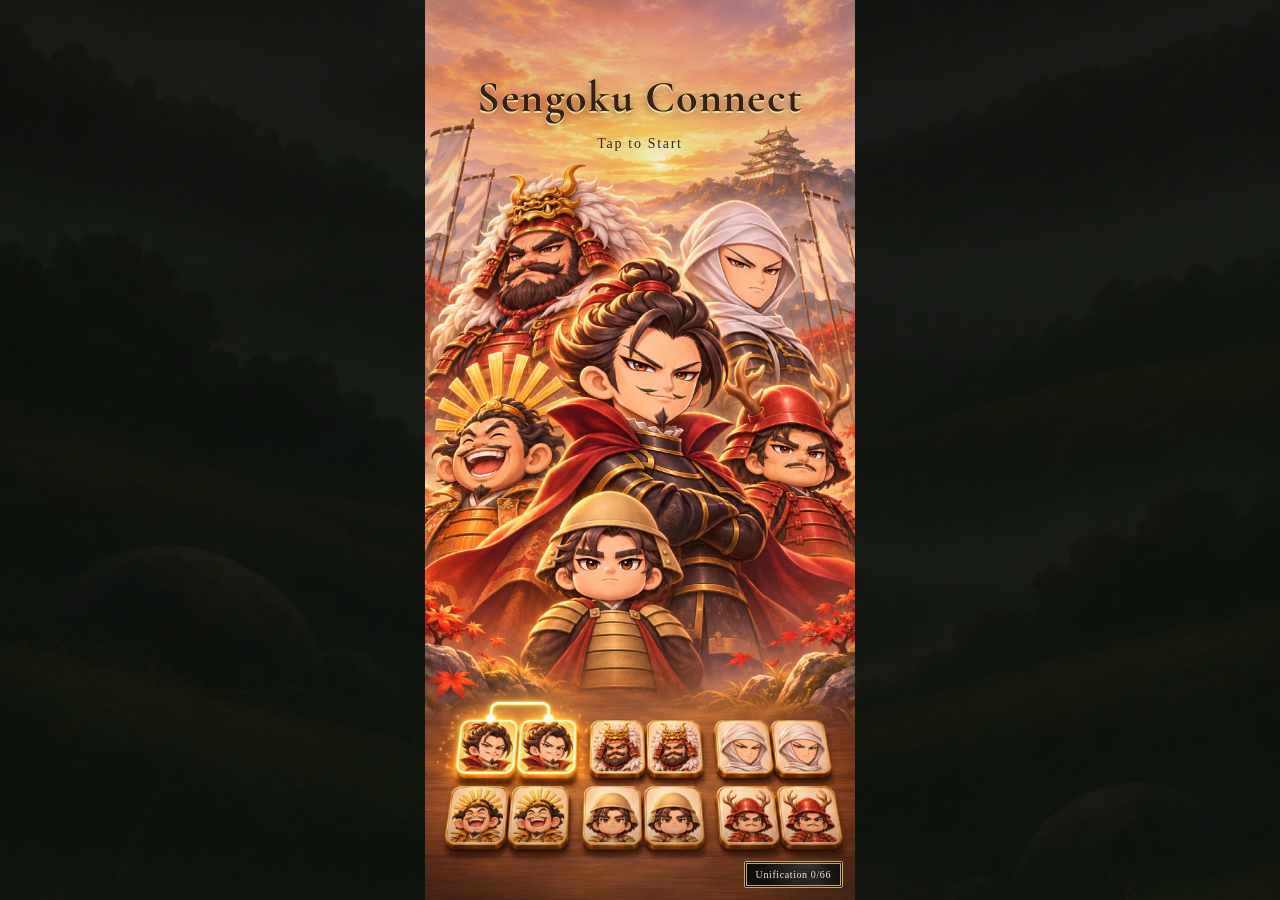
<file: index.html>
<!doctype html><html lang="ja"><head><meta charset="utf-8"><meta name="viewport" content="width=device-width,initial-scale=1,viewport-fit=cover,user-scalable=no"><title></title><link rel="stylesheet" href="style.css"></head><body><div id="app"></div><div id="toast" role="status"></div><script type="module" src="js/app.js"></script></body></html>
</file>
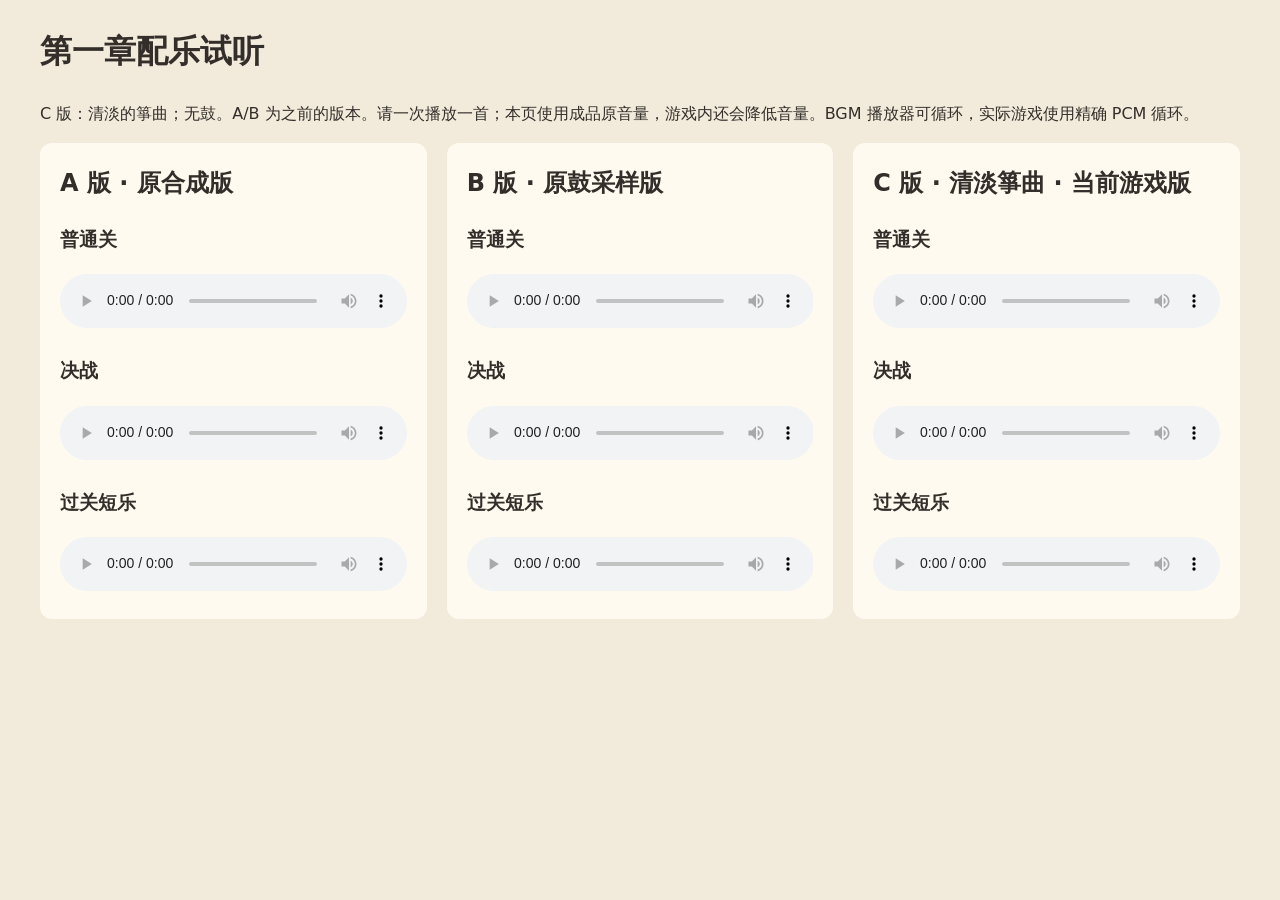
<file: listen.html>
<!doctype html><html lang="zh-CN"><meta charset="utf-8"><meta name="viewport" content="width=device-width,initial-scale=1"><title>第一章配乐 · A/B/C 试听</title><style>body{font:16px/1.7 system-ui;background:#f2eadb;color:#332e29;margin:24px auto;padding:0 20px;max-width:1200px}.versions{display:grid;grid-template-columns:repeat(3,minmax(0,1fr));gap:20px}section{background:#fffaf0;padding:20px;border-radius:12px}audio{width:100%}h2{margin-top:0}@media(max-width:760px){.versions{grid-template-columns:1fr}}</style><h1>第一章配乐试听</h1><p>C 版：清淡的箏曲；无鼓。A/B 为之前的版本。请一次播放一首；本页使用成品原音量，游戏内还会降低音量。BGM 播放器可循环，实际游戏使用精确 PCM 循环。</p><main class="versions"><section><h2>A 版 · 原合成版</h2><h3>普通关</h3><audio controls preload="metadata" loop aria-label="A版普通关" src="audio/bgm_ch1_A.mp4"></audio><h3>决战</h3><audio controls preload="metadata" loop aria-label="A版决战" src="audio/bgm_ch1_boss_A.mp4"></audio><h3>过关短乐</h3><audio controls preload="metadata" aria-label="A版过关短乐" src="audio/jingle_clear_A.mp4"></audio></section><section><h2>B 版 · 原鼓采样版</h2><h3>普通关</h3><audio controls preload="metadata" loop aria-label="B版普通关" src="audio/bgm_ch1_B.mp4"></audio><h3>决战</h3><audio controls preload="metadata" loop aria-label="B版决战" src="audio/bgm_ch1_boss_B.mp4"></audio><h3>过关短乐</h3><audio controls preload="metadata" aria-label="B版过关短乐" src="audio/jingle_clear_B.mp4"></audio></section><section><h2>C 版 · 清淡箏曲 · 当前游戏版</h2><h3>普通关</h3><audio controls preload="metadata" loop aria-label="C版普通关" src="audio/bgm_ch1_C.mp4"></audio><h3>决战</h3><audio controls preload="metadata" loop aria-label="C版决战" src="audio/bgm_ch1_boss_C.mp4"></audio><h3>过关短乐</h3><audio controls preload="metadata" aria-label="C版过关短乐" src="audio/jingle_clear_C.mp4"></audio></section></main><script>document.addEventListener("play",e=>{if(e.target.tagName==="AUDIO")document.querySelectorAll("audio").forEach(a=>{if(a!==e.target)a.pause()})},true)</script></html>
</file>
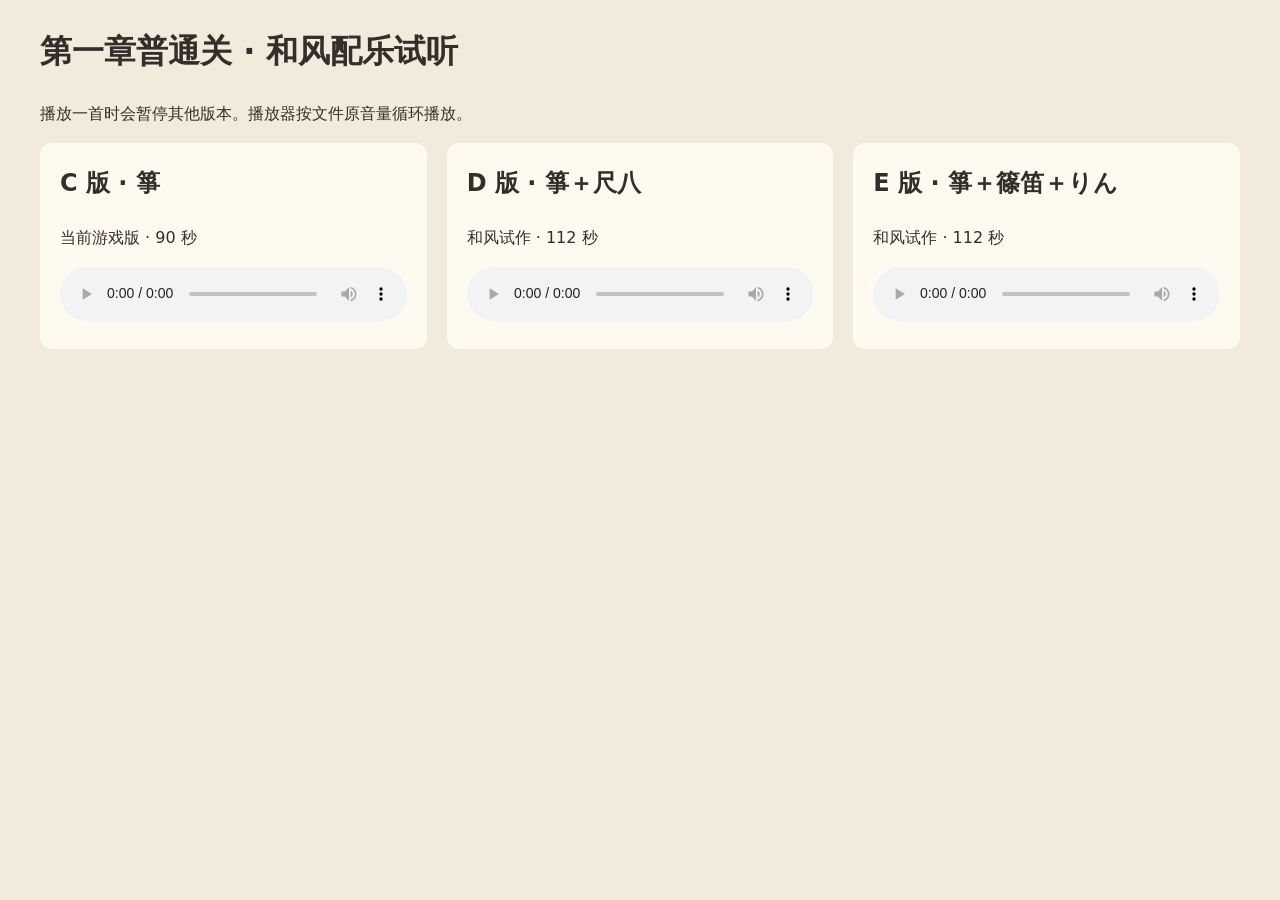
<file: listen_wafu.html>
<!doctype html>
<html lang="zh-CN">
<head>
<meta charset="utf-8">
<meta name="viewport" content="width=device-width, initial-scale=1">
<title>第一章普通关 · 和风配乐试听</title>
<style>
body { font: 16px/1.7 system-ui; background: #f2eadb; color: #332e29; margin: 24px auto; padding: 0 20px; max-width: 1200px; }
.versions { display: grid; grid-template-columns: repeat(3, minmax(0, 1fr)); gap: 20px; }
section { background: #fffaf0; padding: 20px; border-radius: 12px; }
audio { width: 100%; }
h2 { margin-top: 0; }
@media (max-width: 760px) { .versions { grid-template-columns: 1fr; } }
</style>
</head>
<body>
<h1>第一章普通关 · 和风配乐试听</h1>
<p>播放一首时会暂停其他版本。播放器按文件原音量循环播放。</p>
<main class="versions">
  <section><h2>C 版 · 箏</h2><p>当前游戏版 · 90 秒</p><audio controls preload="metadata" loop aria-label="C 版纯箏" src="audio/bgm_ch1_C.mp4"></audio></section>
  <section><h2>D 版 · 箏＋尺八</h2><p>和风试作 · 112 秒</p><audio controls preload="metadata" loop aria-label="D 版箏与尺八" src="audio/bgm_ch1_D.mp4"></audio></section>
  <section><h2>E 版 · 箏＋篠笛＋りん</h2><p>和风试作 · 112 秒</p><audio controls preload="metadata" loop aria-label="E 版箏、篠笛与钵铃" src="audio/bgm_ch1_E.mp4"></audio></section>
</main>
<script>
const players = document.querySelectorAll('audio');
for (const player of players) {
  player.addEventListener('play', () => {
    for (const other of players) {
      if (other !== player) other.pause();
    }
  });
}
</script>
</body>
</html>
</file>
<file: style.css>
*{box-sizing:border-box;-webkit-tap-highlight-color:transparent}html,body{margin:0;min-height:100%}body{color:#f7edcf;font-family:-apple-system,'Hiragino Sans',sans-serif;background:radial-gradient(ellipse at 40% 15%,#3f6150,#102c26 85%);background-size:cover;background-position:center}button{font:inherit;color:inherit;cursor:pointer;border:1px solid #b29c69;border-radius:9px;background:linear-gradient(#476151,#293f34);padding:11px 15px;touch-action:manipulation}button:disabled{opacity:.35;cursor:default}button.primary{background:linear-gradient(#ab6336,#7b3522);border-color:#e2bf7d;font-weight:700}h1,h2,h3{font-family:'Hiragino Mincho ProN',serif;font-weight:600}h1{font-size:32px;letter-spacing:.12em}h2{font-size:24px}p{line-height:1.8;white-space:pre-line}.muted{color:#c6cbb4;font-size:12px}.screen{min-height:100dvh;padding:calc(env(safe-area-inset-top) + 12px) 14px calc(env(safe-area-inset-bottom) + 12px);display:flex;flex-direction:column;gap:12px;max-width:560px;margin:auto}.center{align-items:center;justify-content:center;text-align:center}.scroll{overflow:auto;flex:1;min-height:0}.eyebrow{font-size:11px;letter-spacing:.2em;color:#d0bc8b}.chapter{padding:18px 0;border-top:1px solid #bda56c66;border-bottom:1px solid #bda56c66}.levels{display:grid;grid-template-columns:repeat(2,1fr);gap:10px}.level{min-height:70px;text-align:left}.level strong{font-size:20px}.stars{color:#efca69;letter-spacing:3px}.toolbar{display:flex;gap:8px;align-items:center;justify-content:space-between}.toolbar h2{margin:0;font-size:19px}.toolbar button{padding:7px 10px}.introArt{height:145px;flex:none;background:linear-gradient(145deg,#566d59,#233c32);border:1px solid #a8a47a55;display:grid;place-items:center;color:#c7c4a5;background-size:cover;background-position:center}.people{display:grid;grid-template-columns:1fr 1fr;gap:8px}.person{background:#ffffff0a;border:1px solid #c8b77a33;border-radius:8px;padding:8px;font-size:11px;min-height:98px}.person img{width:52px;height:68px;object-fit:contain;float:left;margin-right:6px}.person b{display:block;font-size:14px}.person p{margin:5px 0}.formation{display:grid;grid-template-columns:repeat(7,8px);gap:2px;justify-content:center;margin:12px}.formation i{height:9px;background:#f3dca1;border-radius:1px}.formation i.empty{visibility:hidden}.fall-demo{padding:10px;text-align:center;background:#ffffff0b;border-radius:8px;font-size:12px}.fall-demo span{display:inline-block;animation:demo 1.8s infinite}@keyframes demo{50%{transform:translateY(9px)}}.game{padding-left:5px;padding-right:5px;gap:5px}.hud{text-align:center;flex:none}.hud h2{font-size:18px;margin:4px}.status{font-size:12px;color:#d8d9bf}.status b{font-size:21px;color:#fff0c9;font-variant-numeric:tabular-nums}.target{font-size:12px;min-height:18px;color:#ffdc8b}.board-area{position:relative;flex:1;min-height:0;display:flex;justify-content:center;align-items:center;overflow:hidden}.board{position:relative;flex:none}.tile{position:absolute;padding:0;border:1px solid #5c4526;border-radius:5px;background:linear-gradient(170deg,#fff8f3,#f8e3d8 60%,#efd2c2);box-shadow:inset 0 1px #fff,inset 0 -4px #c7a46a,inset -2px 0 #dcc193,0 2px 2px #0008;transition:top .23s ease,transform .14s,opacity .18s;touch-action:manipulation;user-select:none;-webkit-user-select:none}.tile.ima{background:linear-gradient(170deg,#f6fffb,#e2f1ea 60%,#cfe4da)}.tile img{position:absolute;left:5%;top:4%;width:90%;height:88%;object-fit:contain;pointer-events:none}.tile.selected,.tile.hint{transform:translateY(-3px);box-shadow:inset 0 -4px #c7a46a,0 0 0 2px #f2c24e,0 0 12px #f2c24e}.tile.gone{opacity:0;transform:scale(1.15)}.tile.shake{animation:shake .3s}@keyframes shake{25%{transform:translateX(-4px)}75%{transform:translateX(4px)}}.controls{display:flex;gap:5px;flex:none}.controls button{flex:1;padding:12px 2px;font-size:12px}.link-fx{position:absolute;left:0;top:0;pointer-events:none;z-index:5}.float-name{position:absolute;pointer-events:none;z-index:6;transform:translate(-50%,-50%);color:#ffe5a2;font-family:serif;font-size:23px;text-shadow:0 2px 4px #000;white-space:nowrap;animation:float 1s forwards}@keyframes float{to{opacity:0;transform:translate(-50%,-160%)}}.name-tip{position:fixed;z-index:20;pointer-events:none;background:#172a22ed;border:1px solid #dabc72;padding:8px 15px;border-radius:5px;transform:translate(-50%,-110%)}#toast{position:fixed;z-index:30;bottom:calc(env(safe-area-inset-bottom) + 75px);left:50%;transform:translateX(-50%);width:max-content;max-width:94vw;background:#162b23ef;border:1px solid #bba26b;border-radius:8px;padding:10px 15px;font-size:13px;text-align:center;pointer-events:none;opacity:0;transition:opacity .15s}.overlay{position:fixed;inset:0;z-index:15;background:#071a14dd;display:flex;align-items:center;justify-content:center;padding:20px}.dialog{width:100%;max-width:340px;text-align:center;background:#254335;border:1px solid #b29c69;border-radius:14px;padding:25px;display:flex;flex-direction:column;gap:15px}.dialog h2{margin:0}.resultStars{font-size:42px;color:#f4ce65}.combo{position:absolute;top:35%;left:0;right:0;text-align:center;pointer-events:none;font-size:32px;color:#ffdf86;text-shadow:0 2px 4px #000;z-index:7;animation:float 1s forwards}@media(max-height:700px){.screen{gap:7px;padding-top:calc(env(safe-area-inset-top) + 6px);padding-bottom:calc(env(safe-area-inset-bottom) + 6px)}.game{gap:3px}.controls button{padding:10px 2px}.person{min-height:85px}.introArt{height:110px}h2{margin:10px 0}.hud h2{font-size:16px}}

/* Chapter artwork stays behind all controls; cover preserves its aspect ratio. */
body{background-image:linear-gradient(#06140c26,#06140c55),url("img/bg_ch1.jpg");background-repeat:no-repeat;background-size:cover;background-position:center}body[data-boss="true"]{background-image:linear-gradient(#06140c26,#06140c55),url("img/bg_ch1_boss.jpg")}#app{position:relative;z-index:1}#rain{position:fixed;inset:0;width:100%;height:100%;pointer-events:none;z-index:0}.introArt{background-image:url("img/ch1_intro.jpg");aspect-ratio:16/9;height:auto;max-height:220px}.hud,.eyebrow,.status,h1,h2{ text-shadow:0 2px 4px #000b}button{touch-action:manipulation}

/* 非对局页面可上下滑动；对局页仍固定一屏 */
.game{height:100dvh;overflow:hidden}

/* ===== 2026-11-16 负责人定：正方形牌，统一木框金边＋左上角小家纹 ===== */
.tile{border-radius:5px;border:2px solid #7a5428;background:linear-gradient(170deg,#fff6ea,#f3e3c8);box-shadow:inset 0 0 0 1px #e6c27a,inset 0 -3px 0 #b88a52,0 2px 3px rgba(0,0,0,.5);overflow:hidden}
.tile.ima{background:linear-gradient(170deg,#fff6ea,#f3e3c8)}
.tile img{left:2px;top:2px;width:calc(100% - 4px);height:calc(100% - 4px);object-fit:cover}
.tile.selected,.tile.hint{box-shadow:0 0 0 3px #f2c24e,0 0 12px #f2c24e}
.tile,.pc{--crest:url("data:image/svg+xml,%3Csvg xmlns='http://www.w3.org/2000/svg' viewBox='-50 -50 100 100'%3E%3Cg fill='%23d9ad4a'%3E%3Ccircle r='22' cx='0' cy='-25'/%3E%3Ccircle r='22' cx='23.8' cy='-7.7'/%3E%3Ccircle r='22' cx='14.7' cy='20.2'/%3E%3Ccircle r='22' cx='-14.7' cy='20.2'/%3E%3Ccircle r='22' cx='-23.8' cy='-7.7'/%3E%3Ccircle r='20'/%3E%3C/g%3E%3Ccircle r='9' fill='%23fff6ea'/%3E%3C/svg%3E")}
.tile.ima,.pc.ima{--crest:url("data:image/svg+xml,%3Csvg xmlns='http://www.w3.org/2000/svg' viewBox='-50 -50 100 100'%3E%3Ccircle r='41' fill='none' stroke='%23d9ad4a' stroke-width='12'/%3E%3Crect x='-36' y='-22' width='72' height='15' fill='%23d9ad4a'/%3E%3Crect x='-36' y='7' width='72' height='15' fill='%23d9ad4a'/%3E%3C/svg%3E")}
.tile::before,.pc::before{content:"";position:absolute;z-index:1;left:2px;top:2px;width:9px;height:9px;pointer-events:none;background:var(--crest) center/contain no-repeat;filter:drop-shadow(0 0 .6px #3a2410) drop-shadow(0 0 .6px #3a2410)}

/* ===== 出阵卡片：每关开打前只弹这一张（仿《华容奇谋》） ===== */
.deploy{width:100%;display:flex;align-items:center}
.card{width:100%;max-width:400px;margin:auto;background:#1d1a16f2;border:1px solid #6b5a3a;border-radius:16px;overflow:hidden;box-shadow:0 10px 30px #000a;text-align:left}
.card .art{position:relative;aspect-ratio:16/9;background:url("img/ch1_intro.jpg") center/cover}
.card .art::after{content:"";position:absolute;inset:0;background:linear-gradient(transparent 45%,#1d1a16 98%)}
.card .cap{position:absolute;z-index:1;left:0;right:0;bottom:8px;text-align:center}
.card .cap small{display:block;font-size:12px;letter-spacing:.25em;color:#e9dcb8}
.card .cap h1{margin:2px 0 0;font-size:27px;letter-spacing:.12em;text-shadow:0 2px 6px #000}
.card .head{padding:14px 18px 0;text-align:center}
.card .no{font-size:12px;letter-spacing:.2em;color:#d0bc8b}
.card .head h2{margin:2px 0 0;font-size:23px;letter-spacing:.08em}
.card .body{padding:8px 18px 4px}
.card .story{font-size:14px;line-height:1.75;margin:0 0 8px;font-weight:600;white-space:normal}
.card .form{display:flex;gap:12px;align-items:center;background:#ffffff0a;border-radius:10px;padding:8px 10px;margin:8px 0}
.card .form .formation{margin:0;flex:none;grid-template-columns:repeat(7,6px);gap:1.5px}
.card .form .formation i{height:7px}
.card .form p{margin:0;font-size:12.5px;line-height:1.6;color:#e3dcc0;white-space:normal}
.card .form b{display:block;font-size:14px;color:#f4ead0;font-family:'Hiragino Mincho ProN',serif}
.card .rule{font-size:13px;color:#ffdc8b;margin:6px 0;line-height:1.6;white-space:normal;overflow-wrap:anywhere}
.card .cast-t{font-size:12px;letter-spacing:.2em;color:#d0bc8b;text-align:center;margin:12px 0 8px}
.card .cast{display:flex;flex-wrap:wrap;justify-content:center;gap:6px}
.pc{position:relative;width:calc((100% - 30px) / 6);max-width:72px;border-radius:6px;border:2px solid #7a5428;background:linear-gradient(170deg,#fff6ea,#f3e3c8);box-shadow:inset 0 0 0 1px #e6c27a,0 2px 3px rgba(0,0,0,.5);overflow:hidden}
.pc .ph{position:relative;aspect-ratio:1;overflow:hidden}
.pc img{position:absolute;inset:0;width:100%;height:100%;object-fit:cover}
.pc .nm{border-top:1px solid #e6c27a;background:linear-gradient(#3a2716,#2a1a10);color:#f7e4b4;text-align:center;font-family:'Hiragino Mincho ProN',serif;font-weight:700;font-size:12px;padding:2px 0 3px;white-space:normal;overflow-wrap:anywhere}
.card .btns{display:flex;gap:10px;padding:16px 18px 18px}
.card .btns button{flex:1;height:48px;border-radius:10px;font-size:15px;background:#2a2620;border-color:#6b5a3a}
.card .btns .go{flex:1.6;background:linear-gradient(#c0714a,#9a4b2c);border-color:#e2bf7d;font-size:19px;font-weight:700;letter-spacing:.3em;font-family:'Hiragino Mincho ProN',serif}

/* Chapter two: layered URLs retain chapter-one artwork if an asset is missing. */
body[data-chapter="2"]{background-image:linear-gradient(#120d0926,#120d0955),url("img/bg_ch2.jpg"),url("img/bg_ch1.jpg")}
body[data-chapter="2"][data-boss="true"]{background-image:linear-gradient(#120d0926,#120d0955),url("img/bg_ch2_boss.jpg"),url("img/bg_ch1_boss.jpg")}
body[data-chapter="2"] .card .art,body[data-chapter="2"] .introArt{background-image:var(--chapter-intro)}
.tile.saito,.pc.saito{--crest:url("data:image/svg+xml,%3Csvg xmlns='http://www.w3.org/2000/svg' viewBox='0 0 100 100'%3E%3Cg fill='%23d9ad4a' stroke='%233a2410' stroke-width='2' stroke-linejoin='round'%3E%3Cpath d='M6 83Q12 60 28 58Q10 35 27 17Q48 0 49 28Q43 18 34 26Q24 39 44 47Q61 58 48 78Q30 68 6 83Z'/%3E%3Cpath d='M94 83Q88 60 72 58Q90 35 73 17Q52 0 51 28Q57 18 66 26Q76 39 56 47Q39 58 52 78Q70 68 94 83Z'/%3E%3Cpath d='M9 88Q30 77 50 87Q70 77 91 88L91 94Q70 85 50 94Q30 85 9 94Z'/%3E%3C/g%3E%3C/svg%3E")}
.supply{flex:none;margin:0 auto;width:calc(100% - 24px);max-width:390px}.timber-status{text-align:center;font-size:12px;color:#ffdc8b;margin-bottom:3px}#preview{display:grid;grid-template-columns:repeat(7,1fr);gap:3px;height:32px}.preview-tile{opacity:.6;border:1px solid #d9ad4a;border-radius:3px;background:#f3e3c8;overflow:hidden;text-align:center}.preview-tile img{height:100%;width:100%;object-fit:contain}

/* Only actual supply tokens receive this class; gravity and shuffles do not. */
body[data-chapter="2"] .tile.arriving{animation:timber-drop .3s ease-out;z-index:2}
@keyframes timber-drop{from{translate:0 var(--timber-origin);opacity:.25}to{translate:0 0;opacity:1}}
body[data-chapter="2"] .tile.arriving::after{content:"";position:absolute;inset:0;border:2px solid #dfb66c;border-radius:3px;box-shadow:inset 0 0 4px #d7a75c99;pointer-events:none;z-index:2;opacity:0;animation:timber-glow 3s .3s linear forwards}
@keyframes timber-glow{0%,70%{opacity:.8}100%{opacity:0}}
body[data-chapter="2"]:has(#power[aria-pressed="true"]) .tile.arriving{animation:none}
body[data-chapter="2"]:has(#power[aria-pressed="true"]) .tile.arriving::after{animation:none;opacity:.65;box-shadow:none}
@media(prefers-reduced-motion:reduce){body[data-chapter="2"] .tile.arriving{animation:none}body[data-chapter="2"] .tile.arriving::after{animation:none;opacity:.65;box-shadow:none}}

/* Third chapter only: sunset, retreat curtains and distinct three-part crests. */
body[data-chapter="3"]{background-image:linear-gradient(#160f1026,#160f1055),url("img/bg_ch3.jpg"),url("img/bg_ch2.jpg")}
body[data-chapter="3"][data-boss="true"]{background-image:linear-gradient(#160f1026,#160f1055),url("img/bg_ch3_boss.jpg"),url("img/bg_ch2_boss.jpg")}
body[data-chapter="3"] .card .art,body[data-chapter="3"] .introArt{background-image:var(--chapter-intro)}
body[data-chapter="3"] .controls button{font-size:11px}
.tile.azai,.pc.azai{--crest:url("data:image/svg+xml,%3Csvg%20xmlns%3D%22http%3A%2F%2Fwww.w3.org%2F2000%2Fsvg%22%20viewBox%3D%220%200%20100%20100%22%3E%3Cg%20fill%3D%22none%22%20stroke%3D%22%23d9ad4a%22%20stroke-width%3D%225%22%3E%3Cpath%20d%3D%22M%2050%206%20l14%208%20v16%20l-14%208%20l-14%20-8%20v-16%20Z%22%2F%3E%3Cpath%20d%3D%22M%2025%2049%20l14%208%20v16%20l-14%208%20l-14%20-8%20v-16%20Z%22%2F%3E%3Cpath%20d%3D%22M%2075%2049%20l14%208%20v16%20l-14%208%20l-14%20-8%20v-16%20Z%22%2F%3E%3C%2Fg%3E%3C%2Fsvg%3E")}
.tile.asakura,.pc.asakura{--crest:url("data:image/svg+xml,%3Csvg%20xmlns%3D%22http%3A%2F%2Fwww.w3.org%2F2000%2Fsvg%22%20viewBox%3D%220%200%20100%20100%22%3E%3Cg%20fill%3D%22%23d9ad4a%22%3E%3Cg%20transform%3D%22translate%2850%2023%29%22%3E%3Cpath%20d%3D%22M0%20-16%20C14%20-23%2022%20-10%2014%20-3%20C27%2010%2014%2024%203%2016%20C-10%2028%20-25%2014%20-16%203%20C-28%20-10%20-14%20-25%200%20-16Z%22%2F%3E%3Ccircle%20r%3D%225%22%20fill%3D%22%23fff6ea%22%2F%3E%3C%2Fg%3E%3Cg%20transform%3D%22translate%2823%2071%29%22%3E%3Cpath%20d%3D%22M0%20-16%20C14%20-23%2022%20-10%2014%20-3%20C27%2010%2014%2024%203%2016%20C-10%2028%20-25%2014%20-16%203%20C-28%20-10%20-14%20-25%200%20-16Z%22%2F%3E%3Ccircle%20r%3D%225%22%20fill%3D%22%23fff6ea%22%2F%3E%3C%2Fg%3E%3Cg%20transform%3D%22translate%2877%2071%29%22%3E%3Cpath%20d%3D%22M0%20-16%20C14%20-23%2022%20-10%2014%20-3%20C27%2010%2014%2024%203%2016%20C-10%2028%20-25%2014%20-16%203%20C-28%20-10%20-14%20-25%200%20-16Z%22%2F%3E%3Ccircle%20r%3D%225%22%20fill%3D%22%23fff6ea%22%2F%3E%3C%2Fg%3E%3C%2Fg%3E%3C%2Fsvg%3E")}

/* 川中島: missing illustrations fall back to chapter three. */
body[data-chapter="4"]{background-image:linear-gradient(#16233035,#16233060),url("img/bg_ch4.jpg"),url("img/bg_ch3.jpg"),url("img/bg_ch2.jpg")}
body[data-chapter="4"][data-boss="true"]{background-image:linear-gradient(#16233035,#16233060),url("img/bg_ch4_boss.jpg"),url("img/bg_ch3_boss.jpg"),url("img/bg_ch2_boss.jpg")}
.tile.takeda,.pc.takeda{--crest:url("data:image/svg+xml,%3Csvg%20xmlns%3D%22http%3A%2F%2Fwww.w3.org%2F2000%2Fsvg%22%20viewBox%3D%220%200%20100%20100%22%3E%3Cg%20fill%3D%27%23d9ad4a%27%3E%3Cpath%20d%3D%27M5%2050%2026%2031%2047%2050%2026%2069ZM29%2028%2050%209%2071%2028%2050%2047ZM53%2050%2074%2031%2095%2050%2074%2069ZM29%2072%2050%2053%2071%2072%2050%2091Z%27%2F%3E%3C%2Fg%3E%3C%2Fsvg%3E") }
.tile.uesugi,.pc.uesugi{--crest:url("data:image/svg+xml,%3Csvg%20xmlns%3D%22http%3A%2F%2Fwww.w3.org%2F2000%2Fsvg%22%20viewBox%3D%220%200%20100%20100%22%3E%3Cg%20fill%3D%27none%27%20stroke%3D%27%23d9ad4a%27%20stroke-width%3D%278%27%3E%3Ccircle%20cx%3D%2750%27%20cy%3D%2750%27%20r%3D%2742%27%2F%3E%3Cpath%20d%3D%27M30%2078%2055%2022M42%2050Q16%2025%2022%2056Q26%2068%2042%2050M47%2043Q80%2021%2072%2050Q62%2062%2047%2043%27%2F%3E%3C%2Fg%3E%3C%2Fsvg%3E") }

/* Fifth chapter: sunny plain and decorative horse barrier outside the grid. */
body[data-chapter="5"]{background-image:linear-gradient(#16281725,#18251860),url("img/bg_ch5.jpg"),url("img/bg_ch4.jpg")}
body[data-chapter="5"][data-boss="true"]{background-image:linear-gradient(#16281725,#18251860),url("img/bg_ch5_boss.jpg"),url("img/bg_ch4_boss.jpg")}
.tile.tokugawa,.pc.tokugawa{--crest:url("data:image/svg+xml,%3Csvg%20xmlns%3D%22http%3A%2F%2Fwww.w3.org%2F2000%2Fsvg%22%20viewBox%3D%220%200%20100%20100%22%3E%3Ccircle%20cx%3D%2250%22%20cy%3D%2250%22%20r%3D%2245%22%20fill%3D%22none%22%20stroke%3D%22%23d9ad4a%22%20stroke-width%3D%226%22%2F%3E%3Cg%20fill%3D%22%23d9ad4a%22%3E%3Cpath%20id%3D%22leaf%22%20d%3D%22M50%2048C25%2037%2027%2010%2042%2015Q50%2018%2050%2025Q56%2010%2065%2016C82%2029%2062%2043%2050%2048Z%22%2F%3E%3Cuse%20href%3D%22%23leaf%22%20transform%3D%22rotate%28120%2050%2050%29%22%2F%3E%3Cuse%20href%3D%22%23leaf%22%20transform%3D%22rotate%28240%2050%2050%29%22%2F%3E%3C%2Fg%3E%3C%2Fsvg%3E")}
body[data-chapter="5"] .board::before{content:"";position:absolute;left:-9px;top:0;bottom:0;width:6px;pointer-events:none;background:repeating-linear-gradient(0deg,transparent 0 13px,#b28b50 14px 18px,transparent 19px 30px),linear-gradient(90deg,#5e3d21,#b9945b,#593b22);box-shadow:1px 1px 2px #241a12;border-radius:2px}

body[data-chapter="6"]{background-image:linear-gradient(#22131a30,#27180e60),url("img/bg_ch6.jpg"),url("img/bg_ch5.jpg")}
body[data-chapter="6"][data-boss="true"]{background-image:linear-gradient(#22131a30,#27180e60),url("img/bg_ch6_boss.jpg"),url("img/bg_ch5_boss.jpg")}
.tile.akechi,.pc.akechi{--crest:url("data:image/svg+xml,%3Csvg%20xmlns%3D%22http%3A//www.w3.org/2000/svg%22%20viewBox%3D%220%200%20100%20100%22%3E%3Cg%20fill%3D%22%23d9ad4a%22%3E%3Cpath%20d%3D%22M50%2052Q24%2027%2050%205Q76%2027%2050%2052Z%22%20transform%3D%22rotate%280%2050%2050%29%22/%3E%3Cpath%20d%3D%22M50%2052Q24%2027%2050%205Q76%2027%2050%2052Z%22%20transform%3D%22rotate%2872%2050%2050%29%22/%3E%3Cpath%20d%3D%22M50%2052Q24%2027%2050%205Q76%2027%2050%2052Z%22%20transform%3D%22rotate%28144%2050%2050%29%22/%3E%3Cpath%20d%3D%22M50%2052Q24%2027%2050%205Q76%2027%2050%2052Z%22%20transform%3D%22rotate%28216%2050%2050%29%22/%3E%3Cpath%20d%3D%22M50%2052Q24%2027%2050%205Q76%2027%2050%2052Z%22%20transform%3D%22rotate%28288%2050%2050%29%22/%3E%3Ccircle%20cx%3D%2250%22%20cy%3D%2250%22%20r%3D%229%22/%3E%3C/g%3E%3C/svg%3E")}
.tile.hosokawa,.pc.hosokawa{--crest:url("data:image/svg+xml,%3Csvg%20xmlns%3D%22http%3A//www.w3.org/2000/svg%22%20viewBox%3D%220%200%20100%20100%22%3E%3Cg%20fill%3D%22%23d9ad4a%22%3E%3Ccircle%20cx%3D%2250%22%20cy%3D%2250%22%20r%3D%2214%22/%3E%3Ccircle%20cx%3D%2284.0%22%20cy%3D%2250.0%22%20r%3D%2210%22/%3E%3Ccircle%20cx%3D%2274.0%22%20cy%3D%2274.0%22%20r%3D%2210%22/%3E%3Ccircle%20cx%3D%2250.0%22%20cy%3D%2284.0%22%20r%3D%2210%22/%3E%3Ccircle%20cx%3D%2226.0%22%20cy%3D%2274.0%22%20r%3D%2210%22/%3E%3Ccircle%20cx%3D%2216.0%22%20cy%3D%2250.0%22%20r%3D%2210%22/%3E%3Ccircle%20cx%3D%2226.0%22%20cy%3D%2226.0%22%20r%3D%2210%22/%3E%3Ccircle%20cx%3D%2250.0%22%20cy%3D%2216.0%22%20r%3D%2210%22/%3E%3Ccircle%20cx%3D%2274.0%22%20cy%3D%2226.0%22%20r%3D%2210%22/%3E%3C/g%3E%3C/svg%3E")}

.tile.toyotomi,.pc.toyotomi{--crest:url("data:image/svg+xml,%3Csvg%20xmlns%3D%22http%3A//www.w3.org/2000/svg%22%20viewBox%3D%220%200%20100%20100%22%3E%3Cg%20fill%3D%22%23d9ad4a%22%3E%3Cpath%20d%3D%22M50%2094Q8%2086%208%2057Q35%2049%2050%2072Q65%2049%2092%2057Q92%2086%2050%2094M50%2076Q26%2046%2050%2039Q74%2046%2050%2076%22/%3E%3Cpath%20d%3D%22M25%2060V10%22%20stroke%3D%22%23d9ad4a%22%20stroke-width%3D%225%22/%3E%3Ccircle%20cx%3D%2230%22%20cy%3D%2210%22%20r%3D%225%22/%3E%3Ccircle%20cx%3D%2220%22%20cy%3D%2216%22%20r%3D%225%22/%3E%3Ccircle%20cx%3D%2230%22%20cy%3D%2222%22%20r%3D%225%22/%3E%3Ccircle%20cx%3D%2220%22%20cy%3D%2228%22%20r%3D%225%22/%3E%3Ccircle%20cx%3D%2230%22%20cy%3D%2234%22%20r%3D%225%22/%3E%3Cpath%20d%3D%22M50%2060V10%22%20stroke%3D%22%23d9ad4a%22%20stroke-width%3D%225%22/%3E%3Ccircle%20cx%3D%2255%22%20cy%3D%2210%22%20r%3D%225%22/%3E%3Ccircle%20cx%3D%2245%22%20cy%3D%2216%22%20r%3D%225%22/%3E%3Ccircle%20cx%3D%2255%22%20cy%3D%2222%22%20r%3D%225%22/%3E%3Ccircle%20cx%3D%2245%22%20cy%3D%2228%22%20r%3D%225%22/%3E%3Ccircle%20cx%3D%2255%22%20cy%3D%2234%22%20r%3D%225%22/%3E%3Ccircle%20cx%3D%2245%22%20cy%3D%2240%22%20r%3D%225%22/%3E%3Ccircle%20cx%3D%2255%22%20cy%3D%2246%22%20r%3D%225%22/%3E%3Cpath%20d%3D%22M75%2060V10%22%20stroke%3D%22%23d9ad4a%22%20stroke-width%3D%225%22/%3E%3Ccircle%20cx%3D%2280%22%20cy%3D%2210%22%20r%3D%225%22/%3E%3Ccircle%20cx%3D%2270%22%20cy%3D%2216%22%20r%3D%225%22/%3E%3Ccircle%20cx%3D%2280%22%20cy%3D%2222%22%20r%3D%225%22/%3E%3Ccircle%20cx%3D%2270%22%20cy%3D%2228%22%20r%3D%225%22/%3E%3Ccircle%20cx%3D%2280%22%20cy%3D%2234%22%20r%3D%225%22/%3E%3C/g%3E%3C/svg%3E")}
body[data-chapter="7"]{background-image:linear-gradient(#22131a30,#27180e60),url("img/bg_ch7.jpg"),url("img/bg_ch6.jpg")}
body[data-chapter="7"][data-boss="true"]{background-image:linear-gradient(#22131a30,#27180e60),url("img/bg_ch7_boss.jpg"),url("img/bg_ch6_boss.jpg")}

body[data-chapter="8"]{background-image:linear-gradient(#30200e30,#291b1660),url("img/bg_ch8.jpg"),url("img/bg_ch7.jpg")}
body[data-chapter="8"][data-boss="true"]{background-image:linear-gradient(#30200e30,#291b1660),url("img/bg_ch8_boss.jpg"),url("img/bg_ch7_boss.jpg")}

/* Task 41: collection surface; task 43 may unify the surrounding navigation. */
.collection{background:#211e19f5;border:1px solid #8c754e;box-shadow:inset 0 0 24px #0006;gap:16px;color:#eee1bc}
.collection .toolbar{position:sticky;top:0;z-index:3;background:#211e19f5;padding:8px 0}
.collection .toolbar h2{color:#df9874;letter-spacing:.16em}
.catalog-tabs{display:flex;border-bottom:1px solid #766345;justify-content:center}
.catalog-tabs button{border-radius:6px 6px 0 0;background:#15140f;color:#e7bb76;min-width:100px;border-bottom-color:#e7bb76}
.catalog-progress{text-align:center;font-size:16px}.catalog-progress b{color:#f5d68c;font-variant-numeric:tabular-nums}.catalog-progress small{display:block;font-size:12px;margin-top:8px;color:#cabfa3}
.catalog-filter{font-size:12px;display:flex;align-items:center;gap:8px}.catalog-filter select{flex:1;min-width:0;font:inherit;color:#eee1bc;background:#332d24;border:1px solid #8c754e;padding:10px;border-radius:5px}
.collection section h3{font-size:15px;border-bottom:1px solid #756345;padding-bottom:10px;margin:4px 0 12px}.collection section h3 small{float:right;font:12px sans-serif;color:#d8b875}
.catalog-grid{display:grid;grid-template-columns:repeat(4,minmax(0,1fr));gap:12px 8px}
.catalog-item{border:0;background:none;padding:0;min-width:0;display:flex;flex-direction:column;align-items:stretch;gap:6px}
.catalog-portrait{display:block;position:relative;width:100%;aspect-ratio:1;border:2px solid #a67c3e;border-radius:6px;background:linear-gradient(145deg,#fff6e7,#e2cba3);box-shadow:inset 0 0 0 1px #f1d694,0 3px 4px #0007;overflow:hidden}
.catalog-portrait img{width:100%;height:100%;object-fit:cover;object-position:50% 50%}
.catalog-name{font-size:11px;line-height:1.4;overflow-wrap:anywhere;min-height:2.8em}
.large-text .catalog-name .catalog-alias{display:block}
.catalog-portrait.unknown{background:#39332c;border-color:#665740}.catalog-portrait.unknown::before{display:none}.catalog-portrait .silhouette{filter:brightness(0);opacity:.65}
.catalog-detail{text-align:center}.catalog-hero{position:relative;width:210px;max-width:70%;aspect-ratio:1;margin:4px auto 18px;background:#f2e0bc;border:3px solid #b58b47;border-radius:9px;overflow:hidden}.catalog-hero img{width:100%;height:100%;object-fit:cover;object-position:50% 50%}.catalog-hero::before{width:24px;height:24px;left:8px;top:8px}
.catalog-detail h1{font-size:25px;margin:5px 0;letter-spacing:.04em}.catalog-kana{font-size:13px;margin:0;color:#cfc1a1}.catalog-epithet{color:#f1ca80;letter-spacing:.1em}.catalog-crest{display:inline-block;position:relative;width:30px;height:30px;vertical-align:middle}.catalog-crest::before{width:28px;height:28px;left:0;top:0}.catalog-bio{text-align:left;border-top:1px solid #756345;border-bottom:1px solid #756345;padding:4px 8px;font-size:14px}.catalog-bonds{display:flex;flex-wrap:wrap;gap:8px}.catalog-bonds button{font-size:12px;flex:1 1 45%;min-height:44px;background:#3d3529}.catalog-bonds button:disabled{opacity:.65}
.catalog-item:focus-visible,.collection button:focus-visible{outline:3px solid #ffdc8b;outline-offset:3px}

.catalog-tabs button[aria-current="page"]{color:#ffd890;border-bottom:3px solid #dcaa64}.catalog-formation{text-align:center}.catalog-formation .formation{grid-template-columns:repeat(7,14px);gap:3px}.catalog-formation .formation i{height:14px}.catalog-formation p{text-align:left;font-size:14px}
.catalog-portrait{max-width:none}.catalog-crest{border:0;border-radius:0;background:none;box-shadow:none}

/* 天下統一地図: original geographic boundaries over a paper and ink sea. */
.world-map{gap:9px;background:#172e27ed}.map-summary{text-align:center;color:#edcf86;font-size:14px}.map-controls{display:flex;justify-content:center;gap:12px}.map-controls button{min-width:48px;min-height:44px}.map-viewport{height:min(47dvh,430px);overflow:auto;border:2px solid #a88c54;border-radius:12px;touch-action:none;background:#cbb98e;overscroll-behavior:contain}.map-canvas{position:relative;min-width:100%;aspect-ratio:610/605}.province-map{display:block;width:100%;height:auto}.province{fill:#697e6566;stroke:#594c34;stroke-width:.65;stroke-linejoin:round}.province.owned{fill:#ddb44cbb}.location-pin{fill:none;stroke:#9e3025;stroke-width:3}.map-marker{position:absolute;transform:translate(-50%,-50%);width:44px;height:44px;padding:0;border-radius:6px;background:#203e30eb;box-shadow:0 2px 4px #0008;z-index:2}.map-marker span{font-size:15px;color:#ffe2a0}.map-chapters{display:grid;grid-template-columns:repeat(4,1fr);gap:6px}.map-chapters button{font-size:12px;min-height:44px;padding:6px 2px}.map-help{font-size:11px;text-align:center;margin:0;color:#ddd2b0}.map-credit{font-size:10px;color:#c7bc9c}.map-credit a{color:#e0c68a}.map-credit p{margin:5px 0}.map-location{display:flex;align-items:center;gap:12px;padding:5px;background:#ffffff0b;border-radius:7px;font-size:13px}.map-location svg{width:98px;border-radius:4px}.occupation{width:min(260px,80vw);position:relative}.occupation svg{border-radius:9px;max-height:210px}.occupation strong,.occupation small{display:block;margin:5px;color:#ffe09a}.unification>.province-map{width:min(360px,90vw);border:2px solid #c9aa62;border-radius:12px}.unification h2{font-size:38px;color:#f6d789}
.map-leaders{position:absolute;inset:0;width:100%;height:100%;pointer-events:none;fill:#8f3224;stroke:#8f3224;stroke-width:1.5}.map-leaders path{fill:none;stroke-dasharray:3 2}
.province-label{font:8px 'Hiragino Mincho ProN',serif;fill:#2f3526;stroke:#e7d7a3;stroke-width:1.3;paint-order:stroke;text-anchor:middle;pointer-events:none}.map-location .province-label{font-size:6px}.map-location .location-pin{r:4;stroke-width:1.5}.occupation .location-pin{r:5;stroke-width:1.5}
.province{fill-rule:evenodd}
/* Task 43: compact mobile shell and dark treasury panels. */
.settings{background:#23211cf5;border:1px solid #806347;border-radius:18px;margin:12px auto;padding:22px;max-width:460px;height:auto;min-height:calc(100dvh - 24px);overflow-wrap:anywhere}.settings h2,.collection h2{color:#d88468;text-align:center}.setting-row{display:flex;align-items:center;justify-content:space-between;gap:18px;padding:16px 0;border-bottom:1px solid #80634755}.setting-row input[type=range]{width:60%;accent-color:#d6b778}.setting-row input[type=checkbox]{width:44px;height:28px;accent-color:#c8735a}.settings-buttons{display:grid;grid-template-columns:1fr 1fr;gap:8px;margin-top:20px}.settings button{min-height:44px;position:relative}.deploy-tools{display:flex;justify-content:flex-end;gap:6px;padding:8px;background:#23211c}.deploy-tools button{min-height:44px;padding:6px 12px;position:relative}.gallery-art{width:100%;border-radius:10px}.catalog-tabs{display:flex;flex-wrap:wrap}.catalog-tabs button{flex:1;min-height:44px}.tutorial-diagram{padding:18px;text-align:center;border:1px solid #967346;border-radius:12px;background:#171c19;color:#edcf86}.tutorial-diagram div{font-size:28px;line-height:1.4;white-space:pre-wrap;overflow-wrap:anywhere}.splash{padding:0!important;height:100dvh!important;min-height:0!important;overflow:hidden}.splash-hit{border:0;border-radius:0;width:100%;height:100%;background:linear-gradient(transparent,#17150de6),url('img/ch1_intro.jpg') center/cover;display:flex;flex-direction:column;justify-content:flex-end;align-items:center;padding:0 15px 14dvh;gap:28px;color:#f8e6ae}.splash-hit span{font-family:serif;font-size:clamp(30px,9vw,44px);text-shadow:0 3px 9px #000}.splash-hit small{font-size:15px}.master-reward{color:#f3d68b;border:1px solid #d5aa59;padding:15px;border-radius:12px;animation:reward-glow 1s ease-out}@keyframes reward-glow{from{transform:scale(.9);opacity:.2}to{transform:scale(1);opacity:1}}button{touch-action:manipulation} .settings,.collection{max-width:min(460px,100%)}
@media(max-height:700px){.deploy .card .art{max-height:145px}.deploy-tools{padding:4px}.settings{padding:16px}.setting-row{padding:12px 0}}
.deploy .card{display:flex;flex-direction:column;max-height:calc(100dvh - 36px)}.deploy .card .body{overflow-y:auto;min-height:0;overscroll-behavior:contain}.deploy .card .art,.deploy .card .head,.deploy .card .btns,.deploy-tools{flex-shrink:0}.deploy .card .btns button{min-height:46px}.settings input,.settings select{min-height:44px}.settings .tutorial-diagram div{font-size:21px}.collection{background:#23211cf5;border:1px solid #806347;border-radius:16px}.collection .catalog-tabs button,.settings button{background:#27241e;border-color:#80634766}.collection .catalog-tabs button[aria-current=page]{color:#e5a17c;border-color:#aa8056}
/* Task 44: title key visual, country inset and engraved victory seal. */
.splash-hit{position:relative;background:linear-gradient(#23150b22,transparent 32%,transparent 90%,#21140a88),url('img/title.jpg') center top/cover;padding:0;display:block;--splash-title-top:max(8%,calc(env(safe-area-inset-top) + 20px))}
.splash-hit .splash-title{position:absolute;top:var(--splash-title-top);line-height:1.15;left:0;width:100%;padding:0 8px;font-family:'Hiragino Mincho ProN','Yu Mincho',serif;font-weight:900;font-size:clamp(28px,8.5vw,46px);letter-spacing:.03em;color:#342016;-webkit-text-stroke:1px #f2d07c;paint-order:stroke fill;text-shadow:0 2px 0 #f7dfa1,0 4px 8px #4c240a88}
.splash-hit small{position:absolute;top:calc(var(--splash-title-top) + clamp(32.2px,9.775vw,52.9px) + 12px);line-height:1.3;left:0;width:100%;color:#3a2418;font-size:14px;letter-spacing:.12em;text-shadow:0 1px 5px #ffeac1}
.splash-hit .splash-progress{position:absolute;bottom:calc(env(safe-area-inset-bottom) + 12px);right:12px;font-size:10px;font-style:normal;letter-spacing:.06em;color:#ffe7ae;background:#291d18b8;border:1px solid #c8a56688;border-radius:20px;padding:5px 9px}
.deploy .card{position:relative}.deploy .card .art{position:relative}.card .map-location{position:absolute;z-index:3;right:9px;top:68px;display:flex;flex-direction:column;gap:0;width:96px;height:108px;min-height:44px;margin:0;padding:4px;border:1px solid #ae8b51aa;border-radius:9px;background:#1d2822e8;box-shadow:0 2px 6px #0005;color:#f5dfab;font-size:10px;line-height:1.5}
.mini-map-art{position:relative;display:block;width:78px;height:78px;flex:none}.card .map-location .province-map{width:100%;height:100%;display:block}.map-location .province-label{display:none}.card:has(.map-location) .head{padding-right:110px;min-height:118px}.card:has(.art) .head{min-height:0;padding-right:16px}.card .art .cap{padding-right:0}
.victory-stamp{position:relative;flex:none;width:96px;height:96px;color:#da4938;transform:rotate(-9deg);animation:seal-land .48s both;isolation:isolate}.victory-stamp svg{width:100%;height:100%}.victory-stamp::after{content:'';position:absolute;inset:9px;border:5px solid #d54837;border-radius:9px;z-index:-1;animation:seal-bloom .75s both;pointer-events:none}.victory-stars{animation:seal-stars .35s .65s both}
@keyframes seal-land{0%{opacity:0;transform:scale(1.8) rotate(-15deg)}38%{opacity:1;transform:scale(.94) rotate(-9deg)}65%{transform:scale(1.03) rotate(-9deg)}100%{transform:scale(1) rotate(-9deg)}}
@keyframes seal-bloom{0%,20%{opacity:0;transform:scale(.8)}40%{opacity:.35}100%{opacity:0;transform:scale(1.45);filter:blur(5px)}}
@keyframes seal-stars{from{opacity:0;transform:translateY(5px) scale(.9)}to{opacity:1;transform:none}}
@media(prefers-reduced-motion:reduce){.victory-stamp,.victory-stamp::after,.victory-stars{animation:none}.victory-stamp::after{display:none}}
@media(max-height:700px){.card .map-location{top:59px;width:82px;height:93px}.mini-map-art{width:64px;height:64px}.card:has(.map-location) .head{min-height:100px;padding-right:98px}.card:has(.art) .head{min-height:0;padding-right:16px}.victory-stamp{width:75px;height:75px}}
/* Task 45: cosmetic materials retain the existing portrait crop and gold bevel. */
body{--material:linear-gradient(170deg,#fff6ea,#f3e3c8)}
body[data-skin=wood],[data-sample=wood]{--material:repeating-linear-gradient(96deg,#dba85e88 0 1px,transparent 1px 7px),linear-gradient(130deg,#f3d99e,#c99c56)}
body[data-skin=jade],[data-sample=jade]{--material:repeating-linear-gradient(130deg,transparent 0 18px,#ffffff55 19px,transparent 21px),linear-gradient(130deg,#e1f6e7,#9ecbb5)}
body[data-skin=lacquer],[data-sample=lacquer]{--material:radial-gradient(ellipse at 10% 80%,#b98e4380 0 1px,transparent 2px),linear-gradient(130deg,#343331,#11191b)}
body[data-skin=sakura],[data-sample=sakura]{--material:radial-gradient(ellipse at 15% 16%,#df9eae88 0 3px,transparent 4px),radial-gradient(ellipse at 80% 80%,#df9eae66 0 4px,transparent 5px),linear-gradient(140deg,#fff0f1,#eec8cf)}
body[data-skin=gold],[data-sample=gold]{--material:repeating-linear-gradient(110deg,#fff3bb33 0 2px,transparent 3px 9px),linear-gradient(135deg,#fff0ac,#d6a33b 55%,#f3d777)}
body[data-skin] .tile{background:var(--material);border-color:#765027;box-shadow:inset 0 0 0 1px #f4cd7f,inset 0 -3px #a8793f,2px 3px 3px #0008}
body[data-skin=lacquer] .tile{border-color:#d6ad63;box-shadow:inset 0 0 0 1px #f1d18b,inset 0 -3px #756039,2px 3px 3px #000b}
body[data-skin=lacquer] .tile img{filter:drop-shadow(0 0 2px #fff1c9)}
body[data-skin] .tile.selected,body[data-skin] .tile.hint{box-shadow:inset 0 -3px #b88a52,0 0 0 2px #f2c24e,0 0 12px #f2c24e}
body[data-crest=silver] .tile::before{filter:grayscale(1) brightness(1.7) drop-shadow(0 0 .6px #201a14)}
body[data-crest=red] .tile::before{filter:sepia(1) saturate(8) hue-rotate(320deg) drop-shadow(0 0 .6px #fff0cb)}
body[data-board=paper] .board{background:repeating-linear-gradient(12deg,#eadfc512 0 1px,transparent 1px 5px),#eadfc50a}
body[data-board=tatami] .board{background:repeating-linear-gradient(0deg,#bccc9518 0 1px,transparent 1px 4px),repeating-linear-gradient(90deg,transparent 0 48px,#bccc9518 49px 50px)}
body[data-board=waves] .board{background:radial-gradient(circle at 50% 100%,transparent 8px,#b9d6d21c 9px 10px,transparent 11px 15px,#b9d6d21c 16px 17px,transparent 18px) 0 0/36px 22px}
.merit-counter{align-self:flex-end;min-width:100px;text-align:right;color:#f6d58b;font-size:13px;position:relative;z-index:2;font-variant-numeric:tabular-nums}.merit-counter b{display:inline-block;animation:wallet-in .3s ease}.deploy .merit-counter{padding:8px 12px}.deploy-tools{flex-wrap:wrap}.settlement{width:min(310px,90vw);font-size:13px}.merit-row{display:flex;justify-content:space-between;padding:5px 0;border-bottom:1px solid #d5bd7c22;opacity:0;animation:merit-row .3s forwards}.settlement strong{display:block;font-size:26px;color:#ffda78;margin-top:10px;font-variant-numeric:tabular-nums}.merit-stars{opacity:0;animation:merit-row .4s var(--stars-delay) forwards!important}.merit-coin{position:fixed;z-index:25;width:22px;height:22px;background:radial-gradient(circle at 35% 25%,#fff2af,#dbab3e 65%,#936127);border:1px solid #f9dd88;border-radius:50%;pointer-events:none;box-shadow:0 1px 4px #0007;animation:coin-flight .65s ease-in forwards}.merit-coin svg{width:100%;height:100%}@keyframes coin-flight{35%{margin-left:-24px;margin-top:-35px}to{transform:translate(var(--coin-x),var(--coin-y)) scale(.4);opacity:0}}@keyframes merit-row{from{opacity:0;transform:translateY(7px)}to{opacity:1;transform:none}}@keyframes wallet-in{50%{transform:scale(1.12)}}.camp h3{margin:10px 0 0;font-size:16px}.camp-grid{display:grid;grid-template-columns:repeat(3,1fr);gap:8px}.camp-grid button{padding:8px 4px;display:flex;flex-direction:column;align-items:center;gap:6px;font-size:13px}.camp-grid button[aria-pressed=true]{border-color:#ffe29a;box-shadow:0 0 0 1px #ffe29a}.camp-grid small{font-size:10px}.skin-sample{display:block;width:58px;height:58px;border:2px solid #8b6334;border-radius:5px;background:var(--material,linear-gradient(#fff6ea,#f3e3c8));box-shadow:inset 0 0 0 1px #f2cc80,inset 0 -3px #a8793f;overflow:hidden}.skin-sample img{width:100%;height:100%;object-fit:cover}.center:has(.settlement){gap:6px;justify-content:flex-start}.center:has(.settlement) h2{margin:4px}.center:has(.settlement) .occupation{margin:0}.center:has(.settlement) p{margin:4px;font-size:12px}.center:has(.settlement) .victory-stamp{width:72px;height:72px}.center:has(.settlement) .resultStars{font-size:30px}
@media(prefers-reduced-motion:reduce){.merit-row,.merit-stars{animation:none!important;opacity:1}.merit-coin{animation-duration:.01s}.merit-counter b{animation:none}}
[data-sample=ivory]{--material:linear-gradient(170deg,#fff6ea,#f3e3c8)}
.deploy .card .map-location{top:101px}
@media(max-height:700px){.deploy .card .map-location{top:92px}}
/* Weather is above the scene but never receives input. */
#rain{z-index:2}.weather-hint{display:block;color:#e8dfca;font-size:11px;font-weight:normal;animation:weather-hint-out 8s both}@keyframes weather-hint-out{0%,65%{opacity:.85}100%{opacity:0}}
.setting-row input[type=checkbox]{appearance:none;position:relative;flex-shrink:0;width:46px;height:26px;border-radius:20px;background:#625d54;border:1px solid #938574;transition:background .2s}.setting-row input[type=checkbox]:before{content:'';position:absolute;width:20px;height:20px;left:2px;top:2px;border-radius:50%;background:#f8ead3;transition:transform .2s}.setting-row input[type=checkbox]:checked{background:#987447}.setting-row input[type=checkbox]:checked:before{transform:translateX(20px)}
.power-saving .weather-hint{display:none}
/* Task 47: painted strategies, accessible hit targets and large type. */
.strategy-footer{flex:none;min-width:0}.controls{gap:6px;overflow-x:auto;overscroll-behavior-x:contain;scrollbar-width:thin}.strategy-title{height:17px;text-align:center;font:12px serif;letter-spacing:.3em;color:#e4c589}.controls button{position:relative;flex:0 0 64px;min-height:54px;padding:3px 2px 5px;display:flex;flex-direction:column;align-items:center;background:linear-gradient(#3f3529ed,#241e17ed);border-color:#ab8050}.strategy-icon{width:46px;height:46px;object-fit:contain;pointer-events:none}.controls .strategy-icon{width:30px;height:30px}.controls button span{font-size:11px;line-height:1.3}.strategy-badge{position:absolute;right:2px;top:1px;min-width:20px;height:20px;padding:1px 4px;border-radius:50%;background:#a83528;color:#ffe295;border:1px solid #ce9955;font:700 12px/16px sans-serif}.hud .toolbar>div{display:flex;gap:3px}.hud .toolbar button{display:grid;place-items:center;width:44px;height:44px;padding:0;flex:none}.hud .toolbar .strategy-icon{width:36px;height:36px}.hud .toolbar button[aria-pressed=true]{opacity:.55}.strategy-help .strategy-icon{vertical-align:middle;margin-right:8px}.strategy-help p{margin:6px 0}.victory-stars small{display:block;font:12px sans-serif;color:#e5d1aa}.large-text{font-size:19.2px}.large-text .settings p,.large-text .catalog-bio,.large-text .card .rule{font-size:16.8px}.large-text .pc .nm,.large-text .catalog-name,.large-text .card .form p{font-size:14.4px;white-space:normal}.large-text .hud h2{font-size:21.6px}.large-text .target,.large-text .status,.large-text .timber-status,.large-text .settlement,.large-text .center:has(.settlement) p{font-size:14.4px}.large-text .float-name{font-size:27.6px}.large-text .controls button span{font-size:13px}.large-text .center:has(.settlement){height:auto;min-height:100dvh;overflow:auto}.large-text .toolbar{flex-wrap:wrap}.large-text .hud .toolbar{flex-wrap:nowrap}.large-text .settings-buttons{grid-template-columns:1fr}.large-text h2{font-size:28.8px}

/* Task 50: optional preview after the free chapter celebration. */
.future-battles small{line-height:1.6;color:#c2b49e;margin-bottom:12px}

/* Task 50: teach rule changes beside the affected portrait/row. */
.boss-preview{display:flex;align-items:center;gap:10px;border:1px solid #c6a65e;border-radius:8px;padding:8px;margin:9px 0;background:#fff5d711;text-align:left}
.boss-preview img{width:48px;height:48px;object-fit:cover;border-radius:6px;border:2px solid #d5b15f}
.boss-preview p{margin:0;font-size:12px;line-height:1.45}
.boss-target{display:flex;align-items:center;justify-content:center;gap:7px;padding:4px;border:1px solid #e3c36e;border-radius:6px;background:#8a521b55;color:#fff1b6}
.boss-target img{width:36px;height:36px;object-fit:cover;border:2px solid #e3c36e;border-radius:5px;flex:none}
.mode-explanation{font-size:12px;line-height:1.6;text-align:left;margin:0 0 12px;color:#e5d5b4}
.province-map{--occupation-color:#c58d37}.province-map.takeda{--occupation-color:#bf5a48}.province-map.akechi{--occupation-color:#9d82bb}.province-map.tokugawa{--occupation-color:#668eae}.province-map.toyotomi{--occupation-color:#bd9840}
.province.chapter-border,.province.province-highlight,.province.province-flash,.province.province-glint,.province.battlefield-pulse{
  vector-effect:non-scaling-stroke;stroke:#ffe39a;stroke-width:2.5px
}
.province.chapter-border{stroke-width:1.5px}
.province.province-highlight,.province.province-flash{fill:var(--occupation-color);filter:drop-shadow(0 0 2px #ffdf80)}
.province.province-flash{animation:province-claim-fill .45s ease-out,province-edge-flash .76s ease-in-out 3}
.province.province-glint{stroke-width:1.5px;animation:province-edge-glint .85s ease-out}
.province.battlefield-pulse{
  fill:#d2462f;stroke-width:3px;paint-order:stroke fill;
  filter:drop-shadow(0 0 3px #ffdf80);animation:battlefield-breathe 1.6s ease-in-out infinite
}
@keyframes province-claim-fill{from{fill:#697e6566}to{fill:var(--occupation-color)}}
@keyframes province-edge-flash{
  0%,100%{stroke:#ffe39a;filter:drop-shadow(0 0 2px #ffdf80)}
  30%{stroke:#fff5c7;stroke-width:3px;filter:drop-shadow(0 0 5px #ffdd6c)}
  70%{stroke:#9f793b;stroke-width:1.5px;filter:none}
}
@keyframes province-edge-glint{
  0%{stroke:#9f793b}
  30%{stroke:#fff0b0;stroke-width:2px;filter:drop-shadow(0 0 2px #ffdf80)}
}
@keyframes battlefield-breathe{
  50%{stroke:#c99b4d;stroke-width:2px;filter:drop-shadow(0 0 1px #e9af4b)}
}
@media(prefers-reduced-motion:reduce){
  .province.province-flash,.province.province-glint,.province.battlefield-pulse{animation:none}
}
/* Paired result actions always stay on one row, including compact phones. */
.center:has(.result-actions){height:100dvh;min-height:0;overflow:hidden;gap:6px;justify-content:center}
.center:has(.result-actions)>*{flex-shrink:0}.result-actions{display:flex;width:min(330px,100%);gap:10px;align-items:stretch}.result-actions button{flex:1;min-width:0;min-height:44px;font-size:15px;padding:10px 6px}.result-actions #retry{background:linear-gradient(#455447,#2a3b30);font-weight:400}.result-levels{font-size:12px;padding:6px 12px;min-height:32px;background:transparent;border-color:#b29c6966}
.center:has(.result-actions) .merit-row{padding:2px 0;line-height:1.35}.center:has(.result-actions) .settlement strong{font-size:24px;margin-top:5px}.center:has(.result-actions) .occupation{width:160px}.center:has(.result-actions) .occupation svg{width:130px;height:130px;margin:auto}.center:has(.result-actions) .occupation strong,.center:has(.result-actions) .occupation small{margin:2px;font-size:12px}.center:has(.result-actions) .master-reward{padding:4px;font-size:12px;line-height:1.4}.center:has(.result-actions) h2{margin:2px;font-size:24px}.center:has(.result-actions) p{margin:2px;font-size:12px;line-height:1.5}.center:has(.result-actions) .victory-stamp{width:60px;height:60px}.center:has(.result-actions) .resultStars{font-size:28px;line-height:1.2}
.large-text .center:has(.result-actions){height:100dvh;min-height:0;overflow:hidden}.large-text .center:has(.result-actions) .settlement{font-size:14px}.large-text .center:has(.result-actions) p{font-size:14px}
@media(max-height:700px){.center:has(.result-actions){gap:4px}.center:has(.result-actions) .merit-row{padding:1px 0;line-height:1.25}.center:has(.result-actions) .occupation svg{width:104px;height:104px}.center:has(.result-actions) .victory-stamp{width:48px;height:48px}.center:has(.result-actions) .resultStars{font-size:26px}.center:has(.result-actions) .settlement strong{font-size:22px;margin-top:3px}.center:has(.result-actions) .master-reward{padding:2px}.center:has(.result-actions) .merit-counter{font-size:12px}}

.siege-preview{display:flex;align-items:center;justify-content:center;gap:12px;flex-wrap:wrap;margin:8px 0;color:#e8c77f}.siege-preview span{font-size:16px;line-height:1.5;padding:5px}.siege-preview .encircled{border:2px solid #ad392e;box-shadow:0 0 6px #ad392e66}.siege-preview b{font-size:12px}.siege-preview small{width:100%;text-align:center;font-size:11px;line-height:1.5}
@media(max-height:700px){.center:has(.result-actions){gap:3px}.center:has(.result-actions) .settlement,.large-text .center:has(.result-actions) .settlement{font-size:12px}.center:has(.result-actions) .merit-row{line-height:1.15;padding:1px 0}.center:has(.result-actions) .occupation svg{width:80px;height:80px}.center:has(.result-actions) .occupation strong,.center:has(.result-actions) .occupation small{font-size:11px;line-height:1.2}.center:has(.result-actions) .victory-stamp{width:40px;height:40px}.center:has(.result-actions) .resultStars{font-size:24px;line-height:1}.center:has(.result-actions) .master-reward{font-size:11px;line-height:1.2}.center:has(.result-actions) .eyebrow{font-size:10px}.center:has(.result-actions) h2{font-size:22px}.center:has(.result-actions) p,.large-text .center:has(.result-actions) p{font-size:12px;line-height:1.3}}
@media(max-height:700px) and (display-mode:standalone){.center:has(.result-actions) .occupation svg{width:64px;height:64px}}
/* Task 51: shared compact navigation and result composition. */
.btn-row{display:flex;flex-direction:row!important;gap:8px;width:100%;align-items:stretch}.btn-row>button{flex:1;min-width:0;white-space:nowrap;font-size:13px;padding:10px 5px}.btn-row>button:not(.primary):not(.danger){background:linear-gradient(#455447,#2a3b30);font-weight:400}.btn-row .danger{background:#923f31;border-color:#e79b86}.dialog .btn-row{margin-top:14px}.page-tabs{flex-wrap:nowrap;gap:5px;flex:none}.page-tabs button{font-size:12px;padding:7px 3px;white-space:nowrap;min-width:0}.page-tabs [aria-current=page],.chapter-pages [aria-current=page]{background:#9b6037;border-color:#f0cf8c}.paged.settings{height:calc(100dvh - 16px);min-height:0;margin:8px auto;padding:14px;gap:8px}.paged h2{margin:4px 0}.paged .setting-row{padding:8px 0;gap:8px;font-size:14px}.sound-row{flex-wrap:wrap}.sound-row label{width:100%;display:flex;justify-content:space-between;font-size:13px}.sound-row input[type=range]{width:auto;flex:1;min-width:0}.paged .mode-explanation{font-size:11px;line-height:1.5;margin:0}.paged .settings-buttons{grid-template-columns:1fr 1fr;margin-top:8px}.settings-buttons button{font-size:12px;padding:9px 4px}.chapter-pages{display:flex;gap:3px}.chapter-pages button{min-width:0;flex:1;padding:5px 0;font-size:12px}.help-content p{font-size:13px;line-height:1.5;margin:8px 0}.help-content h3{font-size:17px;margin:8px 0}.help-content .tutorial-diagram{padding:10px}.help-content .tutorial-diagram div{font-size:22px}.help-content .strategy-help p{font-size:12px}.help-content .strategy-icon{width:30px;height:30px}.large-text .paged .settings-buttons{grid-template-columns:1fr 1fr}.large-text .paged p{font-size:14px;line-height:1.45}.camp .camp-grid{gap:7px}.camp .camp-grid button{min-height:92px}.camp .skin-sample{width:50px;height:50px}
.center.result:has(.result-actions){height:100dvh;min-height:0;justify-content:flex-start;padding:12px 14px;gap:7px;overflow:hidden}.result>.eyebrow{font-size:12px}.result .result-map{
  display:flex;flex:0 1 auto;flex-direction:column;gap:8px;
  width:100%;height:min(49dvh,calc((min(100vw,430px) - 50px)*605/610 + 46.2px));min-height:0;
  padding:10px;border:1px solid #bca467;border-radius:10px;background:#344953;overflow:hidden
}
/* Size the artwork to the available height so the stamp follows the SVG when the screen is short. */
.result-geography{flex:1 1 0;min-height:0;container-type:size;display:grid;justify-items:center;align-items:start}
.result-map-art{position:relative;width:min(100%,calc(100cqh * 610 / 605));aspect-ratio:610/605}
.result .province-map{width:100%;height:100%}
.result .map-caption{flex:none;text-align:left;font-size:12px;color:#ffe4a0}
.sea-stamp{
  position:absolute;left:81%;top:79%;translate:-50% -50%;display:grid;place-items:center;
  width:min(21%,68px);aspect-ratio:1;border:3px solid #cf5b47;color:#e07560;border-radius:5px;
  font:900 min(14cqh,42px)/1 serif;transform:rotate(-8deg);animation:sea-stamp .3s 1s both
}
.sea-stamp.defeat{border-color:#9f9487;color:#c2b5a5;animation-delay:0s}@keyframes sea-stamp{from{opacity:0;transform:scale(1.15) rotate(-8deg)}to{opacity:1;transform:scale(1) rotate(-8deg)}}.result .settlement{width:100%;font-size:13px}.result .merit-row{line-height:1.4!important;padding:3px 0!important}.result .reward-summary{display:flex;justify-content:center;align-items:center;gap:16px;width:100%;color:#ffda78}.reward-summary strong{font-size:23px}.result .reward-summary .resultStars{font-size:25px;line-height:1.3;margin:0}.result .result-stats{font-size:12px;margin:0}.result .result-actions{width:100%;margin-top:auto}.result .result-levels{align-self:center}.large-text .result .settlement{font-size:14px!important}.large-text .result .reward-summary .resultStars{font-size:25px}.result .merit-counter{font-size:12px}
@media(max-height:700px){.center.result:has(.result-actions){gap:5px;padding:8px 12px}.result .result-map{height:calc(46dvh - 10px)}.result .merit-row{padding:2px 0!important;line-height:1.2!important}.result .result-levels{min-height:28px;padding:4px 10px}.paged.settings{padding:11px;gap:6px}.paged .setting-row{padding:6px 0}.paged .mode-explanation{font-size:10.5px}.help-content .tutorial-diagram{padding:6px}.help-content p{font-size:12px}.help-content .strategy-help p{margin:5px 0}.large-text .help-content p{font-size:13px}}
@media(prefers-reduced-motion:reduce){.sea-stamp{animation:none}}
.collection.paged{height:calc(100dvh - 16px);min-height:0;margin:8px auto;padding:12px;gap:7px}.paged .toolbar{flex:none}.paged .toolbar h2{margin:3px}.pager{align-items:center}.pager span{white-space:nowrap;font-size:12px}.paged .catalog-grid{grid-template-columns:repeat(4,minmax(0,1fr));gap:5px}.paged .catalog-item{padding:3px;min-height:0}.paged .catalog-portrait{width:52px;height:52px;margin:auto}.paged .catalog-name{font-size:10px}.paged section h3{margin:8px 0;font-size:16px}.paged .gallery-art{max-height:53dvh;object-fit:contain}.paged .catalog-formation p{font-size:13px;line-height:1.6}.paged .catalog-hero{height:min(170px,22dvh);width:min(170px,22dvh);margin:auto}.paged .catalog-hero img{height:100%;width:100%;object-fit:cover;object-position:50% 50%}.paged .catalog-detail{padding:0}.paged .catalog-detail h1{font-size:23px;margin:4px 0}.paged .catalog-detail p{font-size:12px;margin:5px 0;line-height:1.5}.paged .catalog-detail .catalog-bonds{gap:4px}.paged .catalog-bonds button{font-size:11px;padding:6px;min-height:32px}.large-text .paged .catalog-bio p{font-size:14px}.paged .catalog-kana{font-size:10px}.paged .catalog-progress{padding:5px}.paged .catalog-filter{font-size:12px}.paged .catalog-progress small{font-size:10px}.large-text .paged .catalog-name{font-size:11px}.settings:not(.paged) .btn-row{flex:none}.unification .province-map{max-height:48dvh;width:auto;max-width:100%}
.paged.settings input[type=checkbox]{min-height:26px}.paged.settings input[type=range]{min-height:30px;height:30px}.paged.settings select{min-height:32px}.settings.paged .sound-row{padding:6px 0}.help-content .pager{margin-top:12px}.paged .catalog-tabs{flex-wrap:nowrap;gap:4px}.paged .catalog-tabs button{font-size:12px;padding:6px 3px;white-space:nowrap}
.result-geography{bottom:68px}.settings .btn-row .primary,.paged .page-tabs button[aria-current=page]{background:linear-gradient(#ab6336,#7b3522);border-color:#e2bf7d}.settings .btn-row .danger{background:#923f31;border-color:#e79b86}
.settings button.primary{background:linear-gradient(#ab6336,#7b3522);border-color:#e2bf7d}.btn-row #future-unlock{font-size:12px}.result .map-caption{line-height:1.35}.result .sea-stamp{pointer-events:none}
.center.result:has(.result-actions){padding-top:calc(12px + env(safe-area-inset-top));padding-bottom:calc(12px + env(safe-area-inset-bottom))}.settings.paged,.collection.paged{padding-top:calc(12px + env(safe-area-inset-top));padding-bottom:calc(12px + env(safe-area-inset-bottom))}@media(max-height:700px){.center.result:has(.result-actions){padding-top:calc(8px + env(safe-area-inset-top));padding-bottom:calc(8px + env(safe-area-inset-bottom))}.settings.paged,.collection.paged{padding-top:calc(10px + env(safe-area-inset-top));padding-bottom:calc(10px + env(safe-area-inset-bottom))}}
/* Task 52: compact iPhone composition and application-owned type sizing. */
html{-webkit-text-size-adjust:100%;text-size-adjust:100%;font-size:16px}
.screen{max-width:430px}.deploy-tools{display:flex;justify-content:flex-end}.deploy-tools .gear{order:-1;margin-right:auto;position:relative}.settings-buttons button,.gear{position:relative}#open-settings .strategy-icon,.pause-dialog > button .strategy-icon{width:20px;height:20px;vertical-align:middle;margin-right:4px}.red-dot{position:absolute;top:3px;right:3px;width:8px;height:8px;border:1px solid #f4c782;border-radius:50%;background:#e94d43;pointer-events:none}
.game{justify-content:center;gap:5px}.game .board-area{flex:1;min-height:0;max-height:calc((min(100vw, 430px) - 52px)*8/7 + 45px);width:100%}
.battle-position{white-space:nowrap;text-align:left;color:#fff0c1;font-size:15px;font-weight:700;letter-spacing:0;line-height:1.5}.battle-position strong{display:block;font-size:19px}.hud .toolbar{gap:5px}.hud h2{margin:0;font-size:15px}.controls button:disabled{opacity:.4;filter:grayscale(.7)}
.paged>.toolbar,.world-map>.toolbar,.person-detail>.toolbar{position:sticky;top:0;z-index:12;background:#203b30;box-shadow:0 5px 8px #152a23;padding:5px 0}.paged{overflow-y:auto}.choice-dialog{max-height:85dvh;overflow:auto;gap:8px}.choice-dialog button{min-height:44px}.catalog-filter{display:flex;justify-content:space-between;align-items:center}
.camp .camp-grid{grid-template-columns:1fr}.camp .camp-grid button{display:grid;grid-template-columns:auto 1fr auto;min-height:0;text-align:left;padding:10px;gap:6px 12px}.camp-grid b{grid-column:2;grid-row:1}.camp-grid small{grid-column:3;grid-row:1;border:1px solid #b29c69;border-radius:5px;padding:6px 9px;font-size:12px}.camp .skin-sample{grid-row:1/3;grid-column:1;width:44px;height:44px}.good-description{grid-column:2/4;font-size:12px;color:#e5d5b4}.camp-grid button:not(:has(.skin-sample)){grid-template-columns:0 1fr auto}
.small-tip{position:fixed;bottom:calc(env(safe-area-inset-bottom) + 8px);left:50%;transform:translateX(-50%);z-index:12;background:#171f1bef;border:1px solid #bba26b;color:#f3e4bf;padding:5px 10px;border-radius:3px;font-size:12px;max-width:94vw;width:max-content;pointer-events:none}
.spotlight-overlay{position:fixed;inset:0;z-index:40;display:flex;align-items:center;justify-content:center;pointer-events:auto}.spotlight-target{position:relative;z-index:41;box-shadow:0 0 0 200vmax #050c0bd9!important;pointer-events:none}.spotlight-card{position:absolute;z-index:42;bottom:115px;left:50%;transform:translateX(-50%);width:min(320px,90vw);background:#243b30;border:1px solid #dcc07b;border-radius:10px;padding:14px;text-align:center}.spotlight-card p{font-size:14px;margin:6px 0 12px}.tutorial-arrow{display:block;color:#ffe3a1;font-size:28px}.spotlight-overlay:has(.tutorial-arrow) .spotlight-card{box-shadow:0 4px 18px #0008}
.spotlight-overlay{z-index:42}.screen:has(.levels)>.btn-row{order:-1;position:sticky;top:0;z-index:12;background:#203b30}.settings:has(#return)>#return{order:-1;position:sticky;top:0;z-index:12}.deploy .head .no,.result>.eyebrow{font-size:16px;font-weight:700;color:#fff0c1;letter-spacing:0}

.spotlight-target{box-shadow:none!important;z-index:auto}.spotlight-window{position:fixed;border:2px solid #ffe3a1;border-radius:7px;box-shadow:0 0 0 200vmax #050c0bd9;pointer-events:none}.spotlight-card{z-index:1}
.tile.spotlight-target{position:absolute}

.pause-dialog {
  max-height:100%;overflow:auto;padding:24px;gap:12px;
}
.pause-dialog h2 {
  color: #ffe4a3;
  font-family: "Hiragino Mincho ProN", "Yu Mincho", serif;
  text-shadow: 0 2px 3px #1b1008;
}
.pause-dialog p { margin: 0; }
.pause-dialog .btn-row { margin-top: 0; }
.pause-dialog .btn-row > button {
  white-space: normal;
  overflow-wrap: anywhere;
}
.large-text .pause-dialog button { font-size: 16px; }


.controls button:first-child{margin-inline-start:auto}
.controls button:last-child{margin-inline-end:auto}
.controls button[aria-pressed=true]{border-color:#f2c24e;background:#6c4d24}
.strategy-note{position:absolute;top:1px;left:50%;z-index:9;transform:translateX(-50%);display:flex;align-items:center;gap:4px;pointer-events:none;white-space:nowrap;padding:2px 8px;border-radius:6px;background:#202719ed;color:#ffe298;font-size:12px}
.strategy-note:empty{display:none}
.strategy-note .strategy-icon,.strategy-hand .strategy-icon{width:20px;height:20px;vertical-align:middle}
.strategy-hand{display:flex;align-items:center;flex-wrap:wrap;gap:4px;font-size:12px}
.strategy-hand span{white-space:nowrap}
.strategy-result{margin:0;font-size:12px}
body[data-skin] .tile.monomi{transform:translateY(-3px);box-shadow:inset 0 -3px #b88a52,0 0 0 2px #f2c24e,0 0 12px #f2c24e}
.center.result:has(.result-actions),.large-text .center.result:has(.result-actions){height:auto;min-height:100dvh;overflow:visible}
.strategy-badge:empty{display:none}

/* Locale-aware font selection and room for longer labels. */
@font-face {
  font-family: "Cormorant Garamond";
  src: url("fonts/cormorant.woff2") format("woff2");
  font-style: normal;
  font-weight: 700;
  font-display: swap;
}
@font-face {
  font-family: "Yuji Boku Names";
  src: url("fonts/yuji-boku-names.woff") format("woff");
  font-weight: 400;
  font-display: swap;
}
.name-sand {position:absolute;z-index:6;pointer-events:none}
.blocked-seg,.blocked-x,.blocked-edge {position:absolute;pointer-events:none;animation:blocked-fade .7s ease-out forwards}
.blocked-seg {z-index:7;background:repeating-linear-gradient(90deg,#ff5a3d 0 6px,transparent 6px 10px);filter:drop-shadow(0 0 2px #000)}
.blocked-seg.down {background:repeating-linear-gradient(180deg,#ff5a3d 0 6px,transparent 6px 10px)}
.blocked-x {z-index:8;transform:translate(-50%,-50%);color:#ff6a4d;font:800 22px/1 sans-serif;text-shadow:0 0 3px #000,0 0 3px #000}
.blocked-edge {inset:-6px;z-index:5;border:2px solid #e8432d;border-radius:4px;box-shadow:0 0 10px #e8432d}
@keyframes blocked-fade {0%{opacity:0}14%{opacity:1}68%{opacity:1}100%{opacity:0}}
@media(prefers-reduced-motion:reduce){.blocked-seg,.blocked-x,.blocked-edge{animation:none}}
html[lang="zh-Hant"] body,
html[lang="zh-Hans"] body,
html:is([lang="zh-Hant"], [lang="zh-Hans"]) :is(.splash-title, .card .form b, .card .btns .go, .pc .nm) {
  font-family: -apple-system, system-ui, sans-serif;
}
button:is(.primary, .level),
.btn-row > button,
.catalog-tabs button,
.setting-row button {
  min-width: 0;
  white-space: normal;
  overflow-wrap: anywhere;
}
.center.result:has(.result-actions) {
  overflow-y: auto;
}
html[lang="en"] .tile .fire-count {
  font-size: 7px;
}


/* Painted rule effects */
.squeeze-preview,.squeeze-dust,.cannon-preview,.cannonball,.cannon-impact {
  position:absolute;
  pointer-events:none;
}
.maku-cell,.maku-rim,.maku-notice {position:absolute;pointer-events:none;z-index:3}
.maku-cell {
  background:#1c2640 url("img/fx/maku.png") center / 100% 100% no-repeat;
  color:#f4efdf;
}
.maku-cell svg {
  position:absolute;left:calc(var(--maku-cell) * .5);top:calc(var(--maku-cell) * .54);
  width:calc(var(--maku-cell) * .66);height:calc(var(--maku-cell) * .66);
  transform:translate(-50%,-50%);filter:drop-shadow(0 1px 1px #0006);
}
.maku-cell.maku-entering {animation:maku-drop .42s cubic-bezier(.2,.8,.3,1) both}
.maku-cell.maku-lifting {animation:maku-lift .34s ease-in both}
@keyframes maku-drop {from {clip-path:inset(0 0 100% 0)} to {clip-path:inset(0)}}
@keyframes maku-lift {to {clip-path:inset(0 0 100% 0);opacity:.2}}

.maku-rim {inset:-8px;container-type:size}
.thorn-edge {position:absolute;height:14px;display:flex}
.thorn-edge:is(.top,.bottom) {left:0;right:0}
.thorn-edge.top {top:-7px}
.thorn-edge.bottom {bottom:-7px}
.thorn-edge:is(.left,.right) {top:-7px;width:100cqh;transform:rotate(90deg);transform-origin:left center}
.thorn-edge.left {left:0}
.thorn-edge.right {left:100%}
.thorn-edge span {flex:1 1 0;min-width:0;background:url("img/fx/thorn.png") repeat-x left center / 112px 100%}
.thorn-edge span:first-child {background-position:right center}
.thorn-edge span:last-child {background-position:left center}
.thorn-knot {
  position:absolute;top:-7px;left:-7px;width:32px;height:32px;
  transform:scale(var(--corner-x,1),var(--corner-y,1));
  background:url("img/fx/thorn-corner.png") center / contain no-repeat;
  clip-path:polygon(0 0,100% 0,100% 14px,14px 14px,14px 100%,0 100%);
}
.thorn-knot:is(.tr,.br) {left:auto;right:-7px;--corner-x:-1}
.thorn-knot:is(.bl,.br) {top:auto;bottom:-7px;--corner-y:-1}
.maku-entering .thorn-edge span:first-child {animation:thorn-grow-start .5s ease-in-out both}
.maku-entering .thorn-edge span:last-child {animation:thorn-grow-end .5s ease-in-out both}
.maku-entering .thorn-knot {animation:maku-appear .13s .5s both}
@keyframes thorn-grow-start {from {clip-path:inset(0 100% 0 0)} to {clip-path:inset(0)}}
@keyframes thorn-grow-end {from {clip-path:inset(0 0 0 100%)} to {clip-path:inset(0)}}
.maku-rim.maku-lifting {animation:maku-appear .34s ease-in reverse both}
@keyframes maku-appear {from {opacity:0} to {opacity:1}}
.maku-notice {
  bottom:calc(100% + 3px);left:50%;transform:translateX(-50%);z-index:7;
  max-width:100%;padding:1px 10px;border:1px solid #ad392e;border-radius:4px;
  background:#351a14;color:#ffe5b7;font-size:12px;line-height:16px;text-align:center;
}
.maku-notice.maku-entering {animation:maku-notice 1.3s both}
@keyframes maku-notice {0%,100% {opacity:0} 15%,75% {opacity:1}}
.power-saving .maku-entering,.power-saving .maku-entering * {animation:none}
.power-saving .maku-lifting {display:none}
@media(prefers-reduced-motion:reduce) {
  .maku-entering,.maku-entering * {animation:none}
  .maku-lifting {display:none}
}

.ambush-hidden {position:relative;overflow:hidden;background:linear-gradient(145deg,#ad9170,#715338)!important}
.tile.ambush-hidden {position:absolute}
.tile.ambush-hidden::before,.tile.ambush-hidden img {display:none}
.tile.revealing {animation:ambush-reveal .4s ease-out}
@keyframes ambush-reveal {from {filter:brightness(.72)}}
.game:has(.mist-area) {overflow-x:clip}
.game .mist-area {overflow:visible}
.game:has(.mist-area) :is(.hud,.strategy-footer) {position:relative;z-index:6}
.mist-fx {position:absolute;z-index:4;pointer-events:none}
body[data-chapter="4"] .tile img {transition:filter 1.2s ease,opacity 1.2s ease}
body[data-chapter="4"] .tile.mist-covered img {filter:blur(2.2px) saturate(.32);opacity:.62}
body[data-chapter="4"] .tile img {transition:filter .45s ease,opacity .45s ease}
body.power-saving[data-chapter="4"] .tile img {transition:none}
@media(prefers-reduced-motion:reduce){body[data-chapter="4"] .tile img,.tile.revealing {animation:none;transition:none}}

.squeeze-preview,.squeeze-dust {left:0;z-index:8}
.squeeze-preview::before,.squeeze-dust::before {
  content:"";position:absolute;inset:auto 8px 0 3px;height:6px;
  background:radial-gradient(ellipse at center,#e4ae63b0 0%,#a6672b75 42%,transparent 72%);
}
.squeeze-preview::after {
  content:"";position:absolute;right:-10px;bottom:0;width:30px;height:30px;
  background:url("img/fx/cavalry.png") center / contain no-repeat;
  filter:drop-shadow(0 1px 2px #261006);
}
.squeeze-dust::before {height:12px;animation:dust-sweep .42s ease-out both}
@keyframes dust-sweep {from {transform:translateX(15%) scaleX(.7)} to {transform:translateX(-20%) scaleX(1.2);opacity:0}}

body .tile.burning {border-color:#452517;box-shadow:inset 0 0 3px #38130a,0 2px 3px #1e0e08}
.tile.burning::after {
  content:"";position:absolute;inset:auto 0 0;height:32%;pointer-events:none;z-index:2;
  background:url("img/fx/flame.png") center bottom / 100% 100% no-repeat;
  transform-origin:bottom;animation:flame-flicker .72s ease-in-out infinite alternate;
}
@keyframes flame-flicker {50% {transform:scaleY(.82);opacity:.83} to {transform:scaleY(1.09)}}
.fire-count {
  position:absolute;bottom:1px;left:1px;z-index:3;padding:0 2px;border-radius:3px;
  font-size:9px;font-weight:bold;line-height:12px;color:#fff6d8;background:#4a1d0af2;
}
.chains {position:absolute;inset:0;z-index:2;pointer-events:none}
.board > .chain-releasing {z-index:8}
.chains i,.chains b {position:absolute;display:block}
.chains i {inset:0;background:url("img/fx/chain.png") center / 100% 100% no-repeat;opacity:.87}
.chains b {
  width:24%;height:25%;left:38%;top:58%;
  background:url("img/fx/padlock.png") center / contain no-repeat;
}
.chain-releasing i {animation:links-drop .3s ease-in both}
.chain-releasing b {animation:lock-spring .3s ease-out both}
@keyframes links-drop {to {transform:translateY(70%) rotate(13deg);opacity:0}}
@keyframes lock-spring {45% {transform:translate(20%,-85%) rotate(25deg)} to {transform:translate(60%,90%) rotate(40deg);opacity:0}}

.betrayal-count {
  position:absolute;right:0;top:0;width:23px;height:20px;display:grid;place-items:center;
  pointer-events:none;z-index:3;color:#fff8df;font-size:15px;font-weight:800;line-height:1;
  -webkit-text-size-adjust:none;text-size-adjust:none;
  text-shadow:0 1px 2px #160f07,0 0 2px #160f07;
  isolation:isolate;
}
.betrayal-count::before {
  content:"";position:absolute;inset:0;z-index:-1;
  background:url("img/fx/flag.png") center / 100% 100% no-repeat;
  filter:var(--flag-color,sepia(1) saturate(4) hue-rotate(335deg) brightness(.77));
}
.flag-tokugawa::before {--flag-color:sepia(1) saturate(4) hue-rotate(128deg) brightness(.62)}
.flag-toyotomi::before {--flag-color:sepia(1) saturate(4) brightness(.78)}
.flag-converted::before {filter:var(--flag-color) brightness(1.3)}
.betraying {animation:betray-flip .42s ease-in-out}
@keyframes betray-flip {50% {transform:rotateY(90deg)}}
.name-tip {width:max-content;max-width:min(45vw,220px);overflow-wrap:anywhere;text-align:center}

.cannon-preview {
  z-index:8;

  opacity:.65;
}
.cannon-preview::after {
  content:"";position:absolute;inset:2%;transform:rotate(45deg);
  background:url("img/fx/reticle.png") center / 100% 100% no-repeat;
}
.cannon-imminent {animation:reticle-pulse .55s ease-in-out infinite alternate}
@keyframes reticle-pulse {to {opacity:.43}}
.cannonball,.cannon-impact {z-index:9;transform:translate(-50%,-50%)}
.cannonball {
  width:60px;height:60px;
  background:url("img/fx/cannonball.png") center / contain no-repeat;
  animation:painted-cannonfall .4s ease-in both;
}
@keyframes painted-cannonfall {
  from {transform:translate(-125%,-320%) scale(.45);opacity:.3}
  85% {opacity:1}
  to {transform:translate(-73%,-73%);opacity:0}
}
.cannon-impact {
  width:77px;height:58px;
  background:url("img/fx/impact.png") center / contain no-repeat;
  animation:impact-bloom .25s .35s ease-out both;
}
@keyframes impact-bloom {
  from {opacity:0;transform:translate(-50%,-50%) scale(.4)}
  35% {opacity:.9}
  to {opacity:0;transform:translate(-50%,-50%) scale(1.2)}
}

.locked-art {
  display:grid;justify-items:center;gap:10px;padding:18px 12px;
  border:1px solid #947044;border-radius:10px;color:#e6c99a;
  background:radial-gradient(ellipse at 50% 36%,#5b432e,#29211a 78%);text-align:center;
}
.locked-art img {width:min(52%,160px);height:100px;object-fit:contain}
.future-sketches {
  display:grid;grid-template-columns:repeat(4,minmax(0,1fr));gap:10px 6px;
  width:100%;max-width:420px;margin:8px 0;
}
.future-sketches figure {margin:0;min-width:0}
.future-sketches img {
  display:block;width:100%;height:auto;aspect-ratio:4/3;object-fit:cover;
  border:1px solid #b99251;border-radius:7px;
}
.future-sketches figcaption {display:grid;gap:2px;font-size:11px;line-height:1.2;margin-top:4px;overflow-wrap:anywhere}
.future-sketches figcaption span {color:#e5c582}

.power-saving :is(.chain-releasing i,.chain-releasing b,.betraying,.cannon-imminent,.cannonball,.cannon-impact) {animation:none}
.power-saving :is(.tile.revealing,.tile.burning,.squeeze-dust)::after,
.power-saving :is(.tile.revealing,.squeeze-dust)::before {animation:none}
.power-saving .tile.revealing::before,.power-saving .tile.revealing::after,
.power-saving .chain-releasing,.power-saving .cannonball {visibility:hidden}
@media(prefers-reduced-motion:reduce) {
  .tile.revealing::after,.tile.revealing::before,
  .squeeze-dust::before,.tile.burning::after,.chain-releasing i,.chain-releasing b,
  .betraying,.cannon-imminent,.cannonball,.cannon-impact {animation:none}
  .tile.revealing::before,.tile.revealing::after,.chain-releasing,.cannonball {visibility:hidden}
}

/* English typography. Keep compact labels whole and let longer copy wrap at spaces. */
html[lang="en"] body {
  --english-copy: "Iowan Old Style", Palatino, Georgia, serif;
  --english-display: "Cormorant Garamond", var(--english-copy);
  font-family: var(--english-copy);
}
html[lang="en"] body *,
html[lang="en"] :is(.pause-dialog .btn-row > button, .controls button span) {
  word-break: normal;
  overflow-wrap: normal;
  hyphens: manual;
}
html[lang="en"] :is(.card .btns .go, .province-label, .strategy-title,
  .strategy-badge, .victory-stars small, .collection section h3 small, input, select) {
  font-family: var(--english-copy);
}
html[lang="en"] button[lang]:not(:lang(en)) {
  font-family: -apple-system, system-ui, sans-serif;
}
html[lang="en"] :is(h1, h2, h3, .splash-hit .splash-title, .card .form b,
  .pc .nm, .catalog-name, .float-name, .name-tip, .sea-stamp) {
  font-family: var(--english-display);
  font-weight: 700;
}
html[lang="en"] .splash-hit .splash-title {
  font-size: clamp(24px, 7.6vw, 44px);
  letter-spacing: .025em;
}
html[lang="en"] .card .art .cap { padding-inline: 8px; }
html[lang="en"] .card .cap h1 { letter-spacing: .025em; }
html[lang="en"] .card .btns .go { letter-spacing: .08em; }
html[lang="en"] .battle-position { min-width: 0; white-space: normal; }
html[lang="en"] .cast .pc {
  width: calc((100% - 12px) / 3);
  max-width: 110px;
}
html[lang="en"] .cast .nm {
  padding-inline: 4px;
  font-size: 17px;
  line-height: 1.15;
  white-space: normal;
}
html[lang="en"] .paged .catalog-grid { grid-template-columns: repeat(3, minmax(0, 1fr)); }
html[lang="en"] .paged .catalog-name { font-size: 17px; line-height: 1.15; min-height: 2.3em; }
html[lang="en"] .paged .catalog-detail h1 { font-size: 17pt; }
html[lang="en"] .large-text :is(.cast .nm, .paged .catalog-name) { font-size: 20px; }
html[lang="en"] .large-text .paged .catalog-detail h1 { font-size: 20pt; }
html[lang="en"] .strategy-note {
  width: max-content;
  max-width: calc(100% - 16px);
  white-space: normal;
}
html[lang="en"] .strategy-note .strategy-icon { flex: none; }
html[lang="en"] .sea-stamp { font-size: clamp(15px, 6cqh, 22px); }
html[lang="en"] .controls button span { max-width: 100%; }
html[lang="en"] .paged .catalog-tabs button { white-space: normal; }
html[lang="en"] .tutorial-diagram div { white-space: pre-wrap; }
html[lang="en"] :is(.map-chapters, .future-sketches) {
  grid-template-columns: repeat(3, minmax(0, 1fr));
}

html[lang="en"] .large-text .paged .catalog-grid {
  grid-template-columns: repeat(2, minmax(0, 1fr));
}
html[lang="en"] .name-tip { font-size: 17px; }
html[lang="en"] .large-text .name-tip { font-size: 20px; }
html[lang="en"] .splash-hit small {
  top: calc(var(--splash-title-top) + clamp(28px, 8.8vw, 51px) + 12px);
}

html.native-ios{color-scheme:dark;-webkit-text-size-adjust:none;text-size-adjust:none}
.native-ios .overlay{padding-top:max(20px,env(safe-area-inset-top));padding-bottom:max(20px,env(safe-area-inset-bottom))}

/* Task 79: paired fire remains readable without weather or motion effects. */
.fire-count{font-size:clamp(19px,5vw,28px);font-weight:900;color:#fff;background:#9d240d;padding:1px 5px;border-radius:6px;text-shadow:0 1px 2px #000;z-index:5}
.tile.fire-urgent{outline:3px solid #ee281d;animation:fire79-alert .55s infinite alternate}
.tile.fire-urgent.burning:after{transform:scale(1.3)}
.fire-pair-line{position:absolute;height:4px;background:#ff9a24;box-shadow:0 0 10px #e83516;transform-origin:left center;pointer-events:none;z-index:20;animation:fire79-line .9s ease-out}
.fire-pair-line.iron-link{height:7px;background:repeating-linear-gradient(90deg,#ddd 0 6px,#4a4540 6px 10px);box-shadow:0 1px 3px #000}
.fire-notice{position:fixed;left:12px;right:12px;z-index:105;background:#fff2d8;color:#382416;border:2px solid #9f6325;border-radius:12px;padding:8px 14px;text-align:center;box-shadow:0 0 0 200vmax #0009}
.fire-notice button{min-height:44px;padding:0 22px;border-radius:8px;border:1px solid #c79b50;background:#2f5a49;color:#fff4d8;font-weight:700}
body:has(.fire-notice[style*="bottom"]) #toast{bottom:calc(env(safe-area-inset-bottom) + 132px)}
.fire-notice p{margin:4px 0;font-weight:700}.tile.fire-focus{z-index:106!important;filter:brightness(1.18);outline:3px solid #ffc967}
.fire-smoke{position:absolute;inset:0;color:#a5beb8;font-size:38px;z-index:12;animation:fire79-smoke 1.1s ease-out forwards;pointer-events:none}
.fire-example{text-align:center;font-size:22px;padding:6px}
@keyframes fire79-alert{to{outline-color:#ffb39a;box-shadow:0 0 16px #ff2a15}}
@keyframes fire79-line{from{opacity:1}to{opacity:.15}}
@keyframes fire79-smoke{to{transform:translateY(-30px);opacity:0}}
body.weather-off .fire-urgent,.fire-simple{animation:none!important}
@media(prefers-reduced-motion:reduce){.tile.fire-urgent,.fire-pair-line,.fire-smoke{animation:none!important}}
body.power-saving .tile.fire-urgent,body.power-saving .fire-pair-line,body.power-saving .fire-smoke{animation:none!important}
html[lang] .tile .fire-count{font-size:clamp(19px,5vw,28px);line-height:1.1}
body.fire-reduced :is(.tile.fire-urgent,.fire-pair-line,.fire-smoke,.tile.burning::after){animation:none!important}
.tile.fire-urgent.burning::after{height:45%}
body.fire-reduced .tile.burning::after{animation:none!important}

/* Task 85: keep the shared timber frame and gold inner edge. */
.tile.ambush-hidden{background:#51371f!important}
.ambush-back{position:absolute;inset:2px;border-radius:2px;background:#51371f url("img/fx/ambush-back.png") center/cover;pointer-events:none}
.ambush-back svg{position:absolute;inset:22%;width:56%;height:56%;color:#21150d;filter:drop-shadow(0 1px 0 #a0794666)}
.tile.revealing{animation:ambush-flip85 .35s ease-in-out}
.tile.revealing::after{content:'';position:absolute;inset:0;pointer-events:none;animation:ambush-glint85 .35s ease-out}
.tile.ambush-shake{animation:ambush-shake85 .28s ease-in-out}
.ambush-diagram{font-size:22px;text-align:center;color:#845424;letter-spacing:.25em}
@keyframes ambush-flip85{0%{transform:scaleX(.05);filter:brightness(.6)}100%{transform:scaleX(1);filter:brightness(1)}}
@keyframes ambush-glint85{0%,100%{box-shadow:0 0 0 #efd08a00}55%{box-shadow:0 0 10px 2px #efd08a99,inset 0 0 7px #f3dc9d88}}
@keyframes ambush-shake85{25%{translate:-2px}75%{translate:2px}}
:is(.power-saving,.fire-reduced) :is(.tile.revealing,.tile.ambush-shake),:is(.power-saving,.fire-reduced) .tile.revealing::after{animation:none}
@media(prefers-reduced-motion:reduce){.tile.ambush-shake,.tile.revealing,.tile.revealing::after{animation:none}}

/* Front/back faces follow the approved C sample's 350 ms Y-axis flip. */
.tile:has(.ambush-back){perspective:700px}
.ambush-front{position:absolute;inset:0;backface-visibility:hidden;transform:rotateY(0)}
.ambush-back{backface-visibility:hidden;transform:rotateY(-180deg)}
.ambush-hidden .ambush-front{transform:rotateY(180deg)}
.ambush-hidden .ambush-back{transform:rotateY(0)}
.tile.revealing:has(.ambush-back){animation:none}
.tile.revealing .ambush-front{animation:ambush-front85 .35s ease-in-out}
.tile.revealing .ambush-back{animation:ambush-back85 .35s ease-in-out}
@keyframes ambush-front85{from{transform:rotateY(180deg)}to{transform:rotateY(0)}}
@keyframes ambush-back85{from{transform:rotateY(0)}to{transform:rotateY(-180deg)}}
:is(.power-saving,.fire-reduced) .revealing :is(.ambush-front,.ambush-back){animation:none}
@media(prefers-reduced-motion:reduce){.revealing :is(.ambush-front,.ambush-back){animation:none}}

.ambush-diagram{display:flex;align-items:center;justify-content:center;gap:10px;font-size:19px;letter-spacing:0}
.ambush-mini{position:relative;width:30px;height:30px;border:2px solid #7a5428;border-radius:4px;box-shadow:inset 0 0 0 1px #e6c27a}
.ambush-mini .ambush-back{inset:1px;transform:none}

/* Task 89 — A 漆枠・和紙. UI surfaces only; battlefield geometry/art stays intact. */
:root {
  --ui-ink:#272019; --ui-cream:#f6ead4; --ui-gold:#c6a66b; --ui-red:#842f2b;
  --ui-paper:url("img/ui/和纸.jpg"); --ui-black:url("img/ui/黑漆.jpg");
  --ui-vermilion:url("img/ui/朱漆.jpg"); --ui-metal:url("img/ui/金包角.jpg");
  --ui-serif:"Hiragino Mincho ProN","Yu Mincho",serif;
  --ui-braid:repeating-linear-gradient(126deg,#8e704c 0 1px,#e4c89a 1px 2px,#a6855b 2px 4px,#b89a70 4px 5px);
}
html:lang(zh-Hans) {--ui-serif:"Songti SC","STSong",serif}
html:lang(zh-Hant) {--ui-serif:"Songti TC","MingLiU",serif}
html:lang(en) {--ui-serif:"Cormorant Garamond",Georgia,serif}
/* Explicit exclusions protect tiles, portrait frames and the full-screen title art. */
html body #app button:not(.tile):not(.splash-hit) {
  min-height:44px;min-width:0;border:1px solid #ad8c58;border-radius:3px;
  color:var(--ui-cream);background:#282321 var(--ui-black) center/160px auto;
  white-space:normal;overflow-wrap:anywhere;line-height:1.3;
}
html body #app :is(button.primary,button.go,button.danger,button[aria-current=page],button[aria-pressed=true]):not(.tile):not(.splash-hit),
html body #app .fire-notice button {
  color:#fff0d3;background:#792924 var(--ui-vermilion) center/175px auto;
  border:3px double #e3bc79;box-shadow:inset 0 -3px #240e116b,0 2px 4px #24150e4f;
}
html body #app button:focus-visible {outline:2px solid #e6ba73;outline-offset:2px}
/* Four small metal corners leave the reading area clean. Opaque paper is a load fallback. */
html body #app :is(.ui-page,.deploy .card,.dialog,.spotlight-card,.fire-notice) {
  color:var(--ui-ink);border:8px solid #171412;border-radius:2px;
  background:var(--ui-metal) left top/18px 5px no-repeat,
    var(--ui-metal) right top/5px 18px no-repeat,
    var(--ui-metal) right bottom/18px 5px no-repeat,
    var(--ui-metal) left bottom/5px 18px no-repeat,
    linear-gradient(#f8eed4e8,#f8eed4e8),var(--ui-paper) center/300px auto #eee0c1;
  box-shadow:0 0 0 1px #b58f54,inset 0 0 0 1px #b58f54,0 10px 28px #0e0a0880;
  background-origin:padding-box;
}
html body #app .ui-page {
  width:calc(100% - 24px);max-width:406px;margin:12px auto;
  min-height:0;max-height:calc(100dvh - 24px);overflow-y:auto;
  padding:12px;overflow-wrap:anywhere;
}
html body #app .ui-page:not(.paged):not(.result) {height:auto}
html body #app :is(.ui-page,.card,.dialog,.spotlight-card,.fire-notice) :is(h1,h2,h3,.eyebrow,.no) {
  color:var(--ui-ink);text-shadow:none;font-family:var(--ui-serif);
}
html body #app :is(.ui-page,.card) :is(.muted,.catalog-progress small,.catalog-kana,.mode-explanation,.good-description,.rule,.cast-t,.form p,.form b,.future-sketches figcaption span,.future-battles small) {color:#57442e}
html body #app :is(.ui-page,.card) :is(.stars,.resultStars,.reward-summary,.settlement strong,.catalog-progress b) {color:#842f2b;text-shadow:none}
html body #app :is(.ui-page,.card) :is(.merit-counter) {
  width:fit-content;max-width:100%;padding:3px 6px;color:#792c28;border:3px double #93453a;
}
html body #app .card {overflow:hidden}
html body #app .card :is(.head,.body,.btns) {background:transparent}
html body #app .card .body {margin:6px 12px;padding:8px 0 4px;border-top:3px solid #ae8b63;border-image:var(--ui-braid) 1}
html body #app .card .form {background:#e4d4b344;border-radius:2px}
html body #app .card .form .formation i,html body #app .catalog-formation .formation i {background:#842f2b}
html body #app .deploy-tools {background:#171412 var(--ui-black) center/240px auto}
html body #app .card .map-location {background:#27354b;color:#f6ead4;border-radius:2px}
/* Explicit art variants avoid :has() for the deployment header on iOS 16. */
html body #app .card.without-art .head {padding-right:110px;min-height:118px}
html body #app .card.with-art .head {padding-right:16px;min-height:0}
html body #app .card .cap :is(h1,small) {color:#fff0d3;text-shadow:0 2px 5px #000}
html body #app .card .btns button {height:auto;min-height:48px;letter-spacing:normal}
html body #app :is(.paged,.world-map,.person-detail)>.toolbar {
  background:#f2e5cb;border-bottom:3px solid #ae8b63;border-image:var(--ui-braid) 1;box-shadow:0 3px 5px #4a321d22;
}
html body #app .ui-page :is(.catalog-progress,.catalog-detail,.catalog-formation,.tutorial-diagram,.fall-demo,.boss-preview,.master-reward) {
  color:var(--ui-ink);background:#e8d9ba;border-color:#a88850;border-radius:2px;
}
html body #app .ui-page :is(.map-summary,.map-help,.map-credit,.map-credit a,.map-caption,.occupation strong,.occupation small,.siege-preview) {color:#57442e}
html body #app .ui-page a {color:#27354b}
/* Keep the map's original artwork and sea; only its outer framing is lacquer. */
html body #app .world-map {background:#171412 var(--ui-black) center/240px auto;color:var(--ui-cream)}
html body #app .world-map :is(.map-summary,.map-help,.map-credit,.map-credit a) {color:#f6ead4}
html body #app .result .result-map {border-radius:2px;border-color:#b58f54}
html body #app .result .map-caption {color:#ffe4a0}
html body #app .result .merit-row {border-color:#96733d66}
html body #app .result {height:auto;min-height:0;max-height:calc(100dvh - 24px);overflow-y:auto;justify-content:flex-start}
html body #app .result>.eyebrow,html body #app .card .no {color:#792e26;font-family:var(--ui-serif)}
html body #app .result .result-levels {min-height:44px}
html body #app :is(.catalog-tabs,.page-tabs) {flex-wrap:wrap}
html body #app .paged :is(.catalog-tabs,.page-tabs) button {flex:1 1 20%;white-space:normal;min-height:44px}
html body #app .paged .catalog-bonds button {min-height:44px}
html body #app .camp-grid button {min-width:0}
html body #app .camp-grid b,html body #app .camp-grid small {min-width:0;overflow-wrap:anywhere}
html body #app .setting-row {border-color:#9b784655;min-height:44px}
html body #app .setting-row input[type=checkbox]:checked {background:#842f2b}
html body #app .setting-row input[type=range] {accent-color:#842f2b}
html body #app .overlay {background:#0e0b0acc}
html body #app .dialog {max-height:calc(100dvh - 40px);overflow:auto;padding:20px;aspect-ratio:auto}
html body #app .pause-dialog h2 {color:var(--ui-ink);text-shadow:none}
html body #app .spotlight-card {max-height:60dvh;overflow:auto}
html body #app .tutorial-arrow {color:#842f2b}
html body #app :is(#toast,.small-tip,.name-tip,.strategy-note) {
  color:#f8ead2;background:#171412 var(--ui-black) center/240px auto;border:1px solid #ad8c58;border-radius:3px;
}
html body #app .strategy-note {max-width:calc(100% - 16px);white-space:normal}
html body #app .strategy-note .strategy-icon {flex:none}
html body #app .fire-notice {max-height:75dvh;overflow:auto;box-shadow:0 0 0 200vmax #0009}
/* Only paint HUD typography: no size, padding or board-position changes. */
html body #app .game :is(.hud,.target,.status,.timber-status,.strategy-title) {color:#fff0d3;text-shadow:0 1px 3px #000,0 0 5px #000}

html body #app .splash-hit .splash-progress {border-radius:2px;border:3px double #c6a66b;background:#171412 var(--ui-black) center/160px auto;color:#f6ead4}
@media(max-height:700px) {
  html body #app .card.without-art .head {padding-right:98px;min-height:100px}
  html body #app .ui-page {padding:10px;margin:8px auto;max-height:calc(100dvh - 16px)}
}
@supports(padding:max(0px)) {
  html body #app .ui-page {padding-top:max(12px,env(safe-area-inset-top));padding-bottom:max(12px,env(safe-area-inset-bottom))}
}

html[lang="ja"] body #app [data-brush="true"] {font-family:"Yuji Boku Names",var(--ui-serif);font-weight:400}
/* Numeric headings always use Mincho, including chapter/battle labels. */
html body #app :is(.no,.eyebrow,.level strong,.pager,.chapter-pages,.merit-counter) {font-family:var(--ui-serif);font-variant-numeric:tabular-nums}
html body #app .camp-grid button {grid-template-columns:auto minmax(0,1fr) auto}
html body #app .camp-grid button small {max-width:7em}
html body #app .ui-page>*,html body #app .card .form p {min-width:0}

/* Preserve the exact combat hit-area sizes and borders, including selected strategies. */
html body #app .game .controls button {min-height:54px;line-height:normal;border-width:1px}
html body #app .game .hud .toolbar button {min-height:44px;height:44px;line-height:normal;border-width:1px}
html body #toast {color:#f8ead2;background:#171412 var(--ui-black) center/240px auto;border:1px solid #ad8c58;border-radius:3px}
html body #app .camp-grid :is(.good-description,small) {color:#f6ead4}
html body #app :is(.ui-page,.deploy .card,.dialog,.spotlight-card,.fire-notice) {
  border-image:var(--ui-black) 24 stretch;
  background-image:var(--ui-metal),var(--ui-metal),var(--ui-metal),var(--ui-metal),
    var(--ui-metal),var(--ui-metal),var(--ui-metal),var(--ui-metal),
    linear-gradient(#f8eed4e8,#f8eed4e8),var(--ui-paper);
  background-position:left top,left top,right top,right top,right bottom,right bottom,left bottom,left bottom,center,center;
  background-size:22px 5px,5px 22px,22px 5px,5px 22px,22px 5px,5px 22px,22px 5px,5px 22px,auto,300px auto;
  background-repeat:no-repeat,no-repeat,no-repeat,no-repeat,no-repeat,no-repeat,no-repeat,no-repeat,repeat,repeat;
}
/* Map remains an open lacquer surround, with its original artwork fully visible. */
html body #app .world-map {background:#171412 var(--ui-black) center/240px auto}
html body #app .ui-page.world-map {background:#171412 var(--ui-black) center/240px auto}
html[lang="ja"] body #app .dialog h2 {font-family:"Yuji Boku Names",var(--ui-serif);font-weight:400}
html body #app .ui-page>.btn-row {background:#f2e5cb}
html body #app .ui-page :is(.catalog-epithet,section h3 small) {color:#57442e}
html body #app .level .stars {color:#e3bc79}

/* Task 89 acceptance fixes */
html body #app .deploy .card .merit-counter {position:static;display:block;margin:7px 12px 5px auto;transform:none}
html body #app .ui-page button:disabled:not(.tile) {opacity:1;color:#57442e;background:#dccba9 none;border:1px solid #a88850;box-shadow:none}
html body #app .ui-page button :is(.muted,.good-description,small) {color:inherit;opacity:1}
html body #app .ui-page button:disabled :is(b,strong,span) {color:inherit;opacity:1}
html body #app .ui-page button:not(:disabled) :is(.muted,.good-description,small) {color:#f6ead4}
html body #app .ui-page button:not(:disabled) .stars {color:#e3bc79}
html body #app .catalog-item :is(.catalog-name,.catalog-alias) {display:block;min-width:0;max-width:100%;overflow-wrap:anywhere;word-break:break-all}
html body #app .deploy .card .merit-counter {display:table;width:auto;min-width:0}
html body #app :is(.card .rule,.card .body,.catalog-item .catalog-name,.catalog-item .catalog-alias) {text-spacing-trim:space-all}
html body #app .setting-row.sound-row {height:auto;min-height:88px;padding:10px 0;align-items:center;row-gap:8px}
</file>
